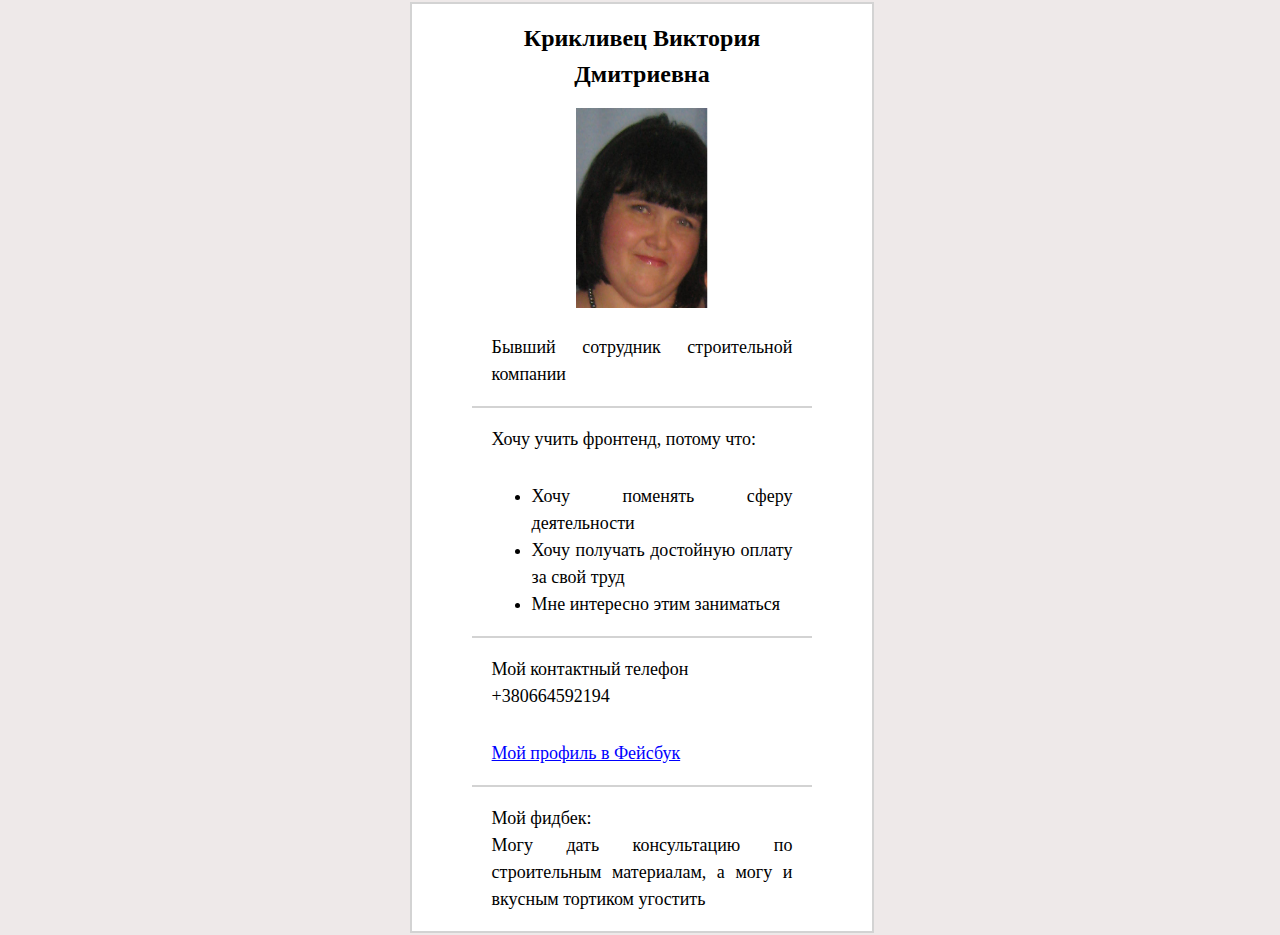
<file: HTML01-02/index.html>
<!DOCTYPE html>
  <html>
    <head>
    <title>MY First Homework</title>
    <meta charset="UTF-8">
    <link rel="stylesheet" href="css/style.css">
  </head>
  <body>
    <div class="page">
      <div class="block"> 
        <h1>Крикливец Виктория Дмитриевна</h1>
        <div class="photo">
          <img src="img/myphoto.png" alt="It's me">
        </div>
        <p>Бывший сотрудник строительной компании</p>
      </div>
      <div class="block">
        <p class="indented">Хочу учить фронтенд, потому что:</p>
        <ul>
          <li>Хочу поменять сферу деятельности</li>	
          <li>Хочу получать достойную оплату за свой труд</li>	
          <li>Мне интересно этим заниматься</li>	
        </ul>
      </div>
      <div class="block">
        <p class="indented">Мой контактный телефон<br>
          +380664592194
        </p>
        <p><a href="https://www.facebook.com/profile.php?id=100010665587984" target="_blank">Мой профиль в Фейсбук</a>
        </p>
      </div>
      <div class="last-block">
        <p>Мой фидбек:<br>
          Mогу дать консультацию по строительным материалам, а могу и вкусным тортиком угостить 
        </p>
      </div>	
    </div>
  </body>
</html>
</file>
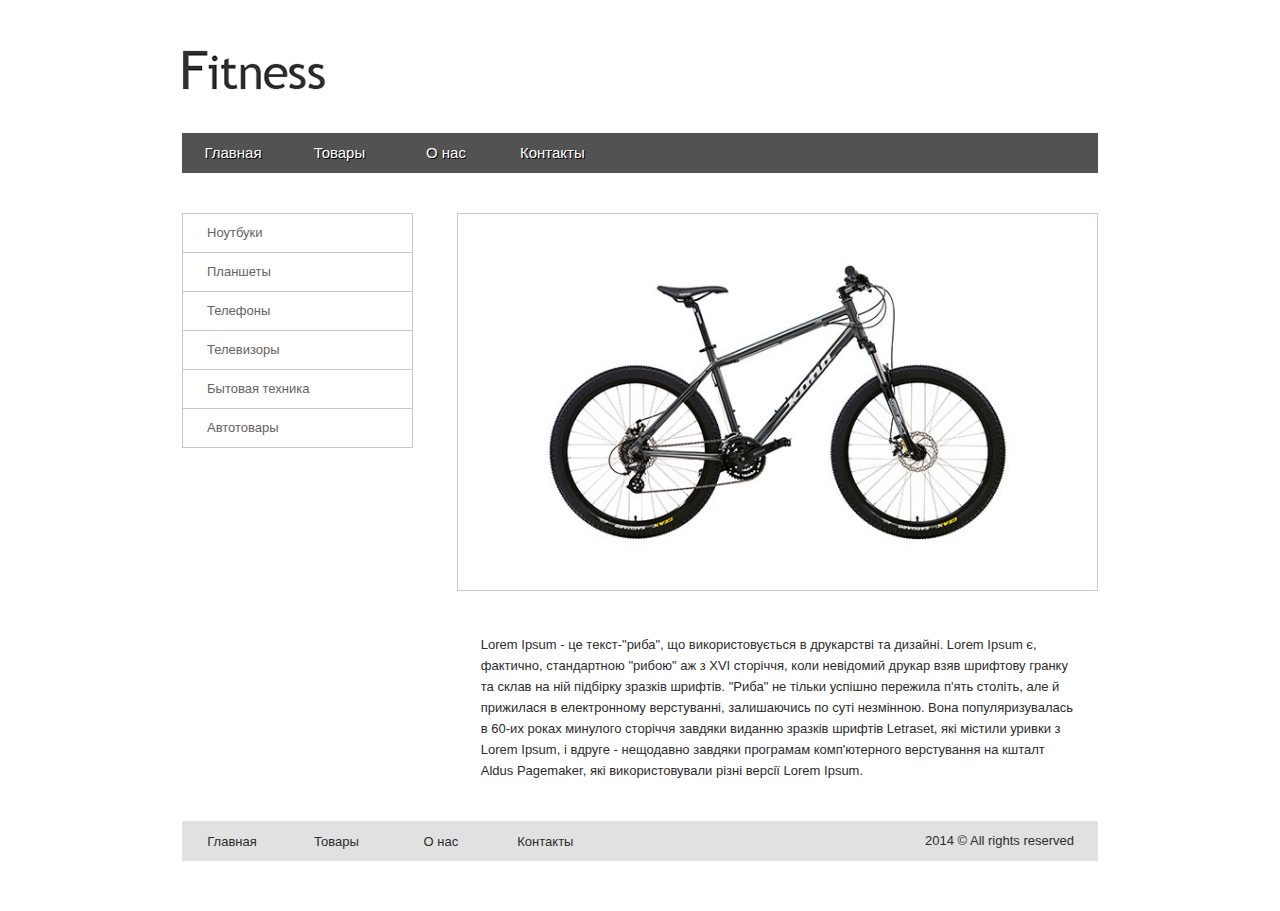
<file: HTML03/index.html>
<!DOCTYPE html>
<html>
  <head>
    <title>Макет Fitness</title>
    <meta charset="UTF-8">
    <link rel="stylesheet" href="css/reset.css">
    <link rel="stylesheet" href="css/style.css">	
  </head>
  <body>
    <header>
      <img src="img/logo.png" alt="Здесь логотип">
      <ul class="header-menu">
        <li><a href="#">Главная</a></li>
        <li><a href="#">Товары</a></li>
        <li><a href="#">О нас</a></li>
        <li><a href="#">Контакты</a></li>
      </ul>
    </header>
    <main>
      <div class="container clearfix">
        <div class="sidebar">
          <ul>
            <li><a href="#">Ноутбуки</a></li>
            <li><a href="#">Планшеты</a></li>
            <li><a href="#">Телефоны</a></li>
            <li><a href="#">Телевизоры</a></li>
             <li><a href="#">Бытовая техника</a></li>
            <li><a href="#">Автотовары</a></li>  	  	
          </ul>	
        </div>
        <div class="content">
          <img src="img/bike.jpg" alt="Велосипед" width="100%">
          <p class="descrip">Lorem Ipsum - це текст-"риба", що використовується в друкарстві та дизайні. Lorem Ipsum є, фактично, стандартною "рибою" аж з XVI сторіччя, коли невідомий друкар взяв шрифтову гранку та склав на ній підбірку зразків шрифтів. "Риба" не тільки успішно пережила п'ять століть, але й прижилася в електронному верстуванні, залишаючись по суті незмінною. Вона популяризувалась в 60-их роках минулого сторіччя завдяки виданню зразків шрифтів Letraset, які містили уривки з Lorem Ipsum, і вдруге - нещодавно завдяки програмам комп'ютерного  верстування на кшталт Aldus Pagemaker, які використовували різні версії Lorem Ipsum.
          </p>
        </div> 
      </div>
    </main>
    <footer>
   	  <div class="footer-menu">
        <ul>
          <li><a href="#">Главная</a></li>
          <li><a href="#">Товары</a></li>
          <li><a href="#">О нас</a></li>
          <li><a href="#">Контакты</a></li>
        </ul>
        <div class="copyr">2014 © All rights reserved</div>
      </div>       
    </footer>
  </body>
</html>
</file>
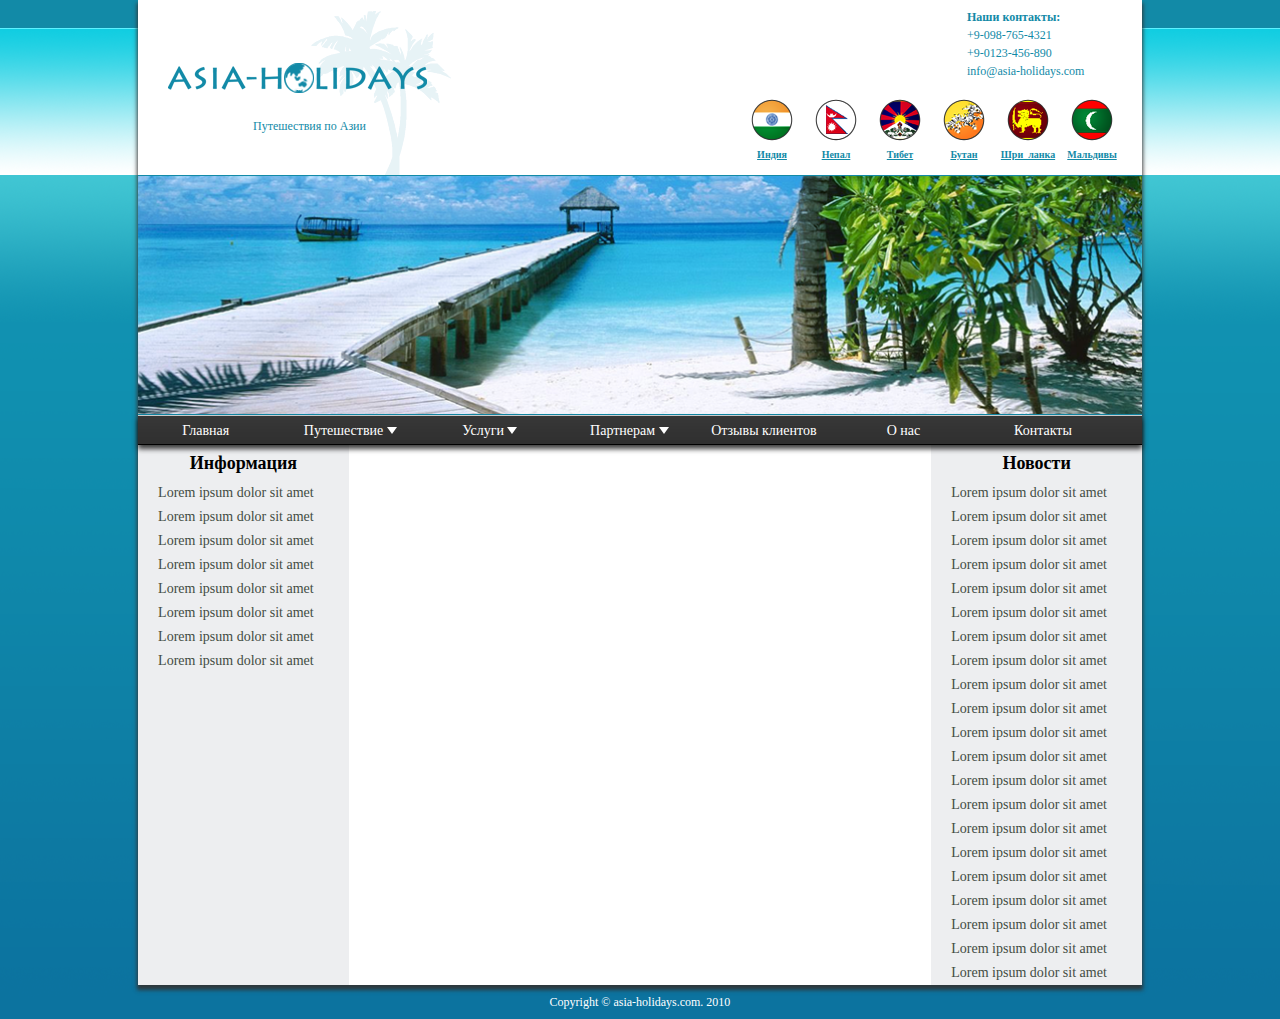
<file: HTML04/index.html>
<!DOCTYPE html>
  <html>
    <title>Макет Азия</title>
    <meta charset="UTF-8">
    <link rel="stylesheet" href="css/reset.css">
    <link rel="stylesheet" href="css/style.css">
  </head>
  <body>
    <div class="container">
      <header>
        <div class="container-header clearfix">
          <div class="left-block">
            <p>Путешествия по Азии</p>
          </div>
          <div class="right-block">
            <div class="contacts">
              <p class="topic">Наши контакты:</p>
              <p>+9-098-765-4321</p>
              <p>+9-0123-456-890</p>
              <p>info@asia-holidays.com</p>
            </div>
            <ul class="country">
              <li>
                <img src="img/i_flag.png" alt="Флаг Индии">
                <a href="#">Индия</a>
              </li>
              <li>
                <img src="img/n_flag.png" alt="Флаг Непала">
                <a href="#">Непал</a>
              </li>
              <li>
                <img src="img/t_flag.png" alt="Флаг Тибета">
                <a href="#">Тибет</a>
              </li>
              <li>
                <img src="img/b_flag.png" alt="ФлагБутана">
                <a href="#">Бутан</a>
              </li>
              <li>
                <img src="img/s_flag.png" alt="Флаг Шри-Ланки">
                <a href="#">Шри_ланка</a>
              </li>
              <li>
                <img src="img/m_flag.png" alt="Флаг Мальдивов">
                <a href="#">Мальдивы</a>
              </li>
            </ul>
          </div>
        </div>
      </header>
      <main>
        <img src="img/photo.png" alt="Фото пляжа">
        <ul class="main-menu">
          <li>
            <a href="#">Главная</a>
          </li>
          <li class="withsubm">
            <a href="#">Путешествие&nbsp</a>
            <ul class="submenu">
              <li>
                <a href="#">Путешествие 1</a>
              </li>
              <li>
                <a href="#">Путешествие 2</a>
              </li>
              <li>
                <a href="#">Путешествие 3</a>
              </li>  
              <li>
                <a href="#">Путешествие 4</a>
              </li>
              <li>
                <a href="#">Путешествие 5</a>
              </li>
              <li>
                <a href="#">Путешествие 6</a>
              </li>
            </ul>
          </li>
          <li class="withsubm">
            <a href="#">Услуги&nbsp</a>
            <ul class="submenu">
              <li>
                <a href="#">Пункт 1</a>
              </li>
              <li>
                <a href="#">Пункт 2</a>
              </li>
              <li>
                <a href="#">Пункт 3</a>
              </li>
              <li>
                <a href="#">Пункт 4</a>
              </li>
              <li>
                <a href="#">Пункт 5</a>
              </li>
              <li>
                <a href="#">Пункт 6</a>
              </li>
            </ul>
          </li>
          <li class="withsubm">
            <a href="#">Партнерам&nbsp</a>
            <ul class="submenu">
              <li>
                <a href="#">Пункт 1</a>
              </li>
              <li>
                <a href="#">Пункт 2</a>
              </li>
              <li>
                <a href="#">Пункт 3</a>
              </li>
              <li>
                <a href="#">Пункт 4</a>
              </li>
              <li>
                <a href="#">Пункт 5</a>
              </li>
              <li>
                <a href="#">Пункт 6</a>
              </li>
            </ul>
          </li>
          <li>
            <a href="#">Отзывы клиентов</a>
          </li>
          <li>
            <a href="#">О нас</a>
          </li>
          <li>
            <a href="#">Контакты</a>
          </li>
        </ul>
        <div class="container-main clearfix">
          <div class="right-fon">
            <div class="center-fon">
              <div class="left-fon">
                <div class="left-col">
                  <h2>Информация</h2>
                  <p> Lorem ipsum dolor sit amet Lorem ipsum dolor sit amet Lorem ipsum dolor sit amet Lorem ipsum dolor sit amet Lorem ipsum dolor sit amet Lorem ipsum dolor sit amet Lorem ipsum dolor sit amet Lorem ipsum dolor sit amet
                  </p>
                </div>
                <div class="center-col">
                  <p></p>
                </div>
                <div class="right-col">
                  <h2>Новости</h2>
                  <p> Lorem ipsum dolor sit amet Lorem ipsum dolor sit amet Lorem ipsum dolor sit amet Lorem ipsum dolor sit amet Lorem ipsum dolor sit amet Lorem ipsum dolor sit amet Lorem ipsum dolor sit amet Lorem ipsum dolor sit amet Lorem ipsum dolor sit amet Lorem ipsum dolor sit amet Lorem ipsum dolor sit amet Lorem ipsum dolor sit amet Lorem ipsum dolor sit amet Lorem ipsum dolor sit amet Lorem ipsum dolor sit amet Lorem ipsum dolor sit amet Lorem ipsum dolor sit amet Lorem ipsum dolor sit amet Lorem ipsum dolor sit amet Lorem ipsum dolor sit amet Lorem ipsum dolor sit amet
                  </p>
                </div>
              </div>
            </div>
          </div>
        </div>
      </main>
    </div>
    <footer>
      <p>Copyright&nbsp&copy asia-holidays.com. 2010</p>
    </footer>
  </body>
</html>
</file>
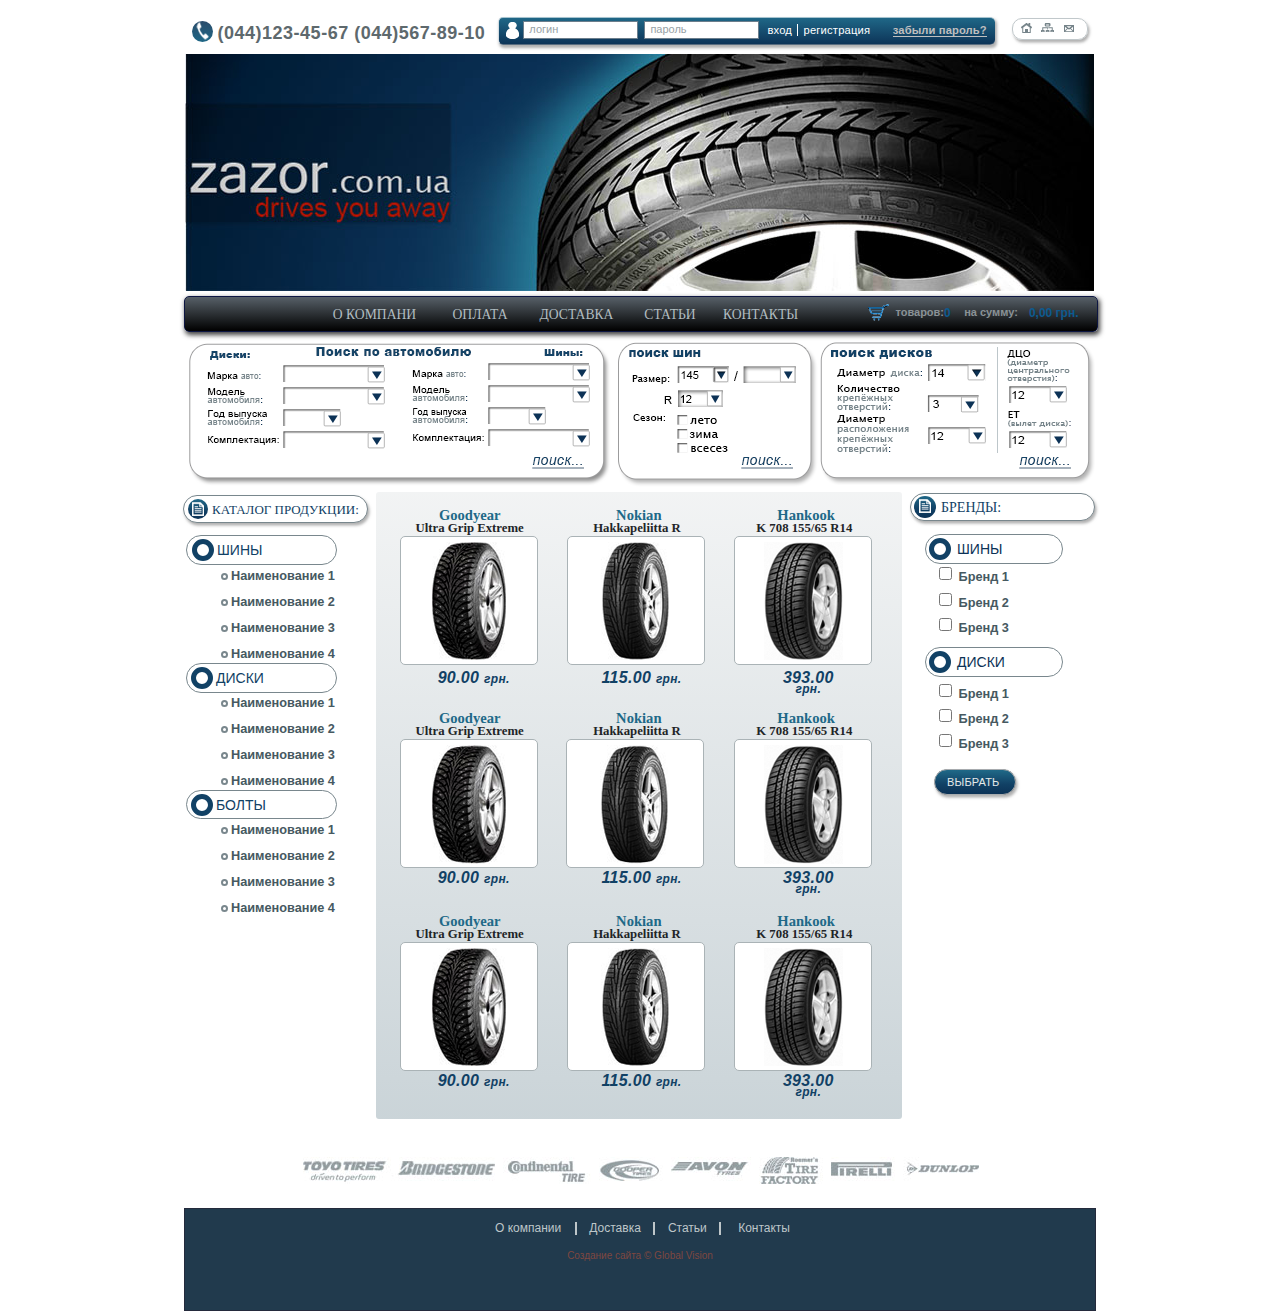
<file: HTML06/index.html>
<!DOCTYPE html>
<html>
  <head>
    <title>Макет Zazor</title>
    <meta charset="UTF-8">
    <link rel="stylesheet" href="css/reset.css">
    <link rel="stylesheet" href="css/style.css">
  </head>
  <body>
    <div class="container">
      <header>
        <div class="first-line">
          <div class="phone">
            <div class="icon-phone">
              <img src="img/phone.png" alt="">
            </div>
            <span class="phone-text">(044)123-45-67 (044)567-89-10 </span>
          </div>
          <div class="authoriz">
            <form action="#" name="form-auth" method="POST">
              <div class="authoriz-icon">
                <img src="img/author.png" alt="">
              </div>      	    
              <input type="text" name="login" placeholder="логин" required="">
              <input type="password" name="passw" placeholder="пароль" required="">
              <input type="submit" value="вход">
            </form>
          <a href="#">регистрация</a>
            <a href="#">забыли пароль?</a>
          </div>
          <div class="navi-site">
            <a href="#"><img src="img/home.png"></a>
            <a href="#"><img src="img/map.png"></a>
            <a href="#"><img src="img/letter.png"></a>
          </div>
        </div>
        <div class="logo-img">
          <a href="#"></a>
        </div>
        <div class="menu">
          <nav class="nav-menu">
            <a href="#">О КОМПАНИ </a>
            <a href="#">ОПЛАТА</a>
            <a href="#">ДОСТАВКА</a>
            <a href="#">СТАТЬИ</a>
            <a href="#">КОНТАКТЫ</a>
          </nav>
          <div class="basket">
            <a href="#"><img src="img/basket.png"></a>
            <span class="text">товаров:</span><!--
         --><span class="number">0</span>
            <span class="text">на сумму:  </span>
            <span class="sum">0,00 грн.</span>
          </div>
        </div>
      </header>
      <main>
        <section class="catalog">
          <div class="head-menu-kat">
            <div class="icon-copy">
              <a href="#"><img src="img/copy.png"></a>
            </div>
            <span>КАТАЛОГ ПРОДУКЦИИ:</span>
          </div>
          <div class="group-tires">
            <div class="group-head">
              <div class="icon-ring"></div>
              <span>ШИНЫ</span>
            </div>
            <nav class="tires">
              <a href="#">Наименование 1</a>
              <a href="#">Наименование 2</a>
              <a href="#">Наименование 3</a>
              <a href="#">Наименование 4</a>
            </nav>
          </div>
          <div class="group-disks">
            <div class="group-head">
              <div class="icon-ring-db"></div>
              <span>ДИСКИ</span>
             </div>
            <nav class="disks">
              <a href="#">Наименование 1</a>
              <a href="#">Наименование 2</a>
              <a href="#">Наименование 3</a>
              <a href="#">Наименование 4</a>
            </nav>
          </div>
          <div class="group-bolts">
            <div class="group-headb">
              <div class="icon-ring-db"></div>
              <span>БОЛТЫ</span>
            </div>
            <nav class="bolts">
              <a href="#">Наименование 1</a>
              <a href="#">Наименование 2</a>
              <a href="#">Наименование 3</a>
              <a href="#">Наименование 4</a>
            </nav>
          </div>
        </section>
        <div class="showcase">
          <div class="firstcol firstline">
            <a href="#">
              <p class="name">
                <span class="name-brend">Goodyear</span>
                <br>
                <span class="model">Ultra Grip Extreme</span>
              </p>
              <div class="image">
                <img src="img/01.png" alt="">
              </div>
              <p class="price">
                <span>90.00 </span>
                <span class="currency">грн.</span>
              </p>
            </a>            
          </div>
          <div class="secondcol firstline">
            <a href="#">
            <p class="name">
              <span class="name-brend">&nbspNokian</span>
              <br>
              <span class="model">Hakkapeliitta R</span>
            </p>
            <div class="image">
              <img src="img/02.png" alt="">
            </div>
            <p class="price">
              <span>115.00 </span>
              <span class="currency">грн.</span>
            </p>
            </a>
          </div>
          <div class="thirdcol firstline">
            <a href="#">
              <p class="name">
                <span class="name-brend">&nbspHankook</span>
                <br>
                <span class="model">K 708 155/65 R14</span>
              </p>
              <div class="image">
                <img src="img/03.png" alt="">
              </div>
              <p class="price">
                <span>393.00 </span>
                <span class="currency">грн.</span>
              </p>
            </a>
          </div>
          <div class="firstcol secondline">
            <a href="#">
              <p class="name">
                <span class="name-brend">Goodyear</span>
                <br>
                <span class="model">Ultra Grip Extreme</span>
              </p>
              <div class="image">
                <img src="img/04.png" alt="">
              </div>
              <p class="price">
                <span>90.00 </span>
                <span class="currency">грн.</span>
              </p>
            </a>
          </div>
          <div class="secondcol secondline">
            <a href="#">
              <p class="name">
                <span class="name-brend">&nbspNokian</span>
                <br>
                <span class="model">Hakkapeliitta R</span>
              </p>
              <div class="image">
                <img src="img/05.png" alt="">
              </div>
              <p class="price">
                <span>115.00 </span>
                <span class="currency">грн.</span>
              </p>
            </a>
          </div>
          <div class="thirdcol secondline">
            <a href="#">
              <p class="name">
                <span class="name-brend">&nbspHankook</span>
                <br>
                <span class="model">K 708 155/65 R14</span>
              </p>
              <div class="image">
                <img src="img/06.png" alt="">
              </div>
              <p class="price">
                <span>393.00 </span>
                <span class="currency">грн.</span>
              </p>
            </a>
          </div>
          <div class="firstcol thirdline">
            <a href="#">
              <p class="name">
                <span class="name-brend">Goodyear</span>
                <br>
                <span class="model">Ultra Grip Extreme</span>
              </p>
              <div class="image">
                <img src="img/07.png" alt="">
              </div>
              <p class="price">
                <span>90.00 </span>
                <span class="currency">грн.</span>
              </p>
            </a>
          </div>
          <div class="secondcol thirdline">
            <a href="#">
              <p class="name">
                <span class="name-brend">&nbspNokian</span>
                <br>
                <span class="model">Hakkapeliitta R</span>
              </p>
              <div class="image">
                <img src="img/08.png" alt="">
              </div>
              <p class="price">
                <span>115.00 </span>
                <span class="currency">грн.</span>
              </p>
            </a>
          </div>
          <div class="thirdcol thirdline">
            <a href="#">
              <p class="name">
                <span class="name-brend">&nbspHankook</span>
                <br>
                <span class="model">K 708 155/65 R14</span>
              </p>
              <div class="image">
                <img src="img/09.png" alt="">
              </div>
              <p class="price">
                <span>393.00 </span>
                <span class="currency">грн.</span>
              </p>
            </a>
          </div>
        </div>
        <section class="brand">
          <form action="#" name="form-rec" method="POST">
          <div class="head-menu-brend">
            <div class="icon-copy-b">
              <a href="#"><img src="img/copy.png"></a>
            </div>
            <span>БРЕНДЫ:</span>
          </div>
          <div class="brend-head">
            <div class="icon-ring-b"></div>
            <span>ШИНЫ</span>
          </div>
          <div class="checkbox1">
            <input type="checkbox" id="brend1">
            <label for="brend1">Бренд 1</label>
          </div>
          <div class="checkbox1">
            <input type="checkbox" id="brend2">
            <label for="brend2">Бренд 2</label>
          </div>
          <div class="checkbox1">
            <input type="checkbox" id="brend3">
            <label for="brend3">Бренд 3</label>
          </div>
          <div class="brend-head" id="disk">
            <div class="icon-ring-b"></div>
            <span>ДИСКИ</span>
          </div>
          <div class="checkbox2">
            <input type="checkbox" id="brend4">
            <label for="brend4">Бренд 1</label>
          </div>
          <div class="checkbox2">
            <input type="checkbox" id="brend5">
            <label for="brend5">Бренд 2</label>
          </div>
          <div class="checkbox2">
            <input type="checkbox" id="brend6">
            <label for="brend6">Бренд 3</label>
          </div>
          <input type="submit" value="ВЫБРАТЬ">
          </form>
        </section>
      </main>
      <aside class="brand-logo">
        <a href="#"><img src="img/brandlogo.jpg"></a>
      </aside>       
      <footer>
        <ul class="footer-menu">
          <li><a href="#">О компании</a></li>
          <li><a href="#">Доставка</a></li>
          <li><a href="#">Статьи</a></li>
          <li><a href="#">Контакты</a></li>          
        </ul>
        <p>Создание сайта © Global Vision</p>
      </footer>
    </div>
  </body>
</html>
</file>
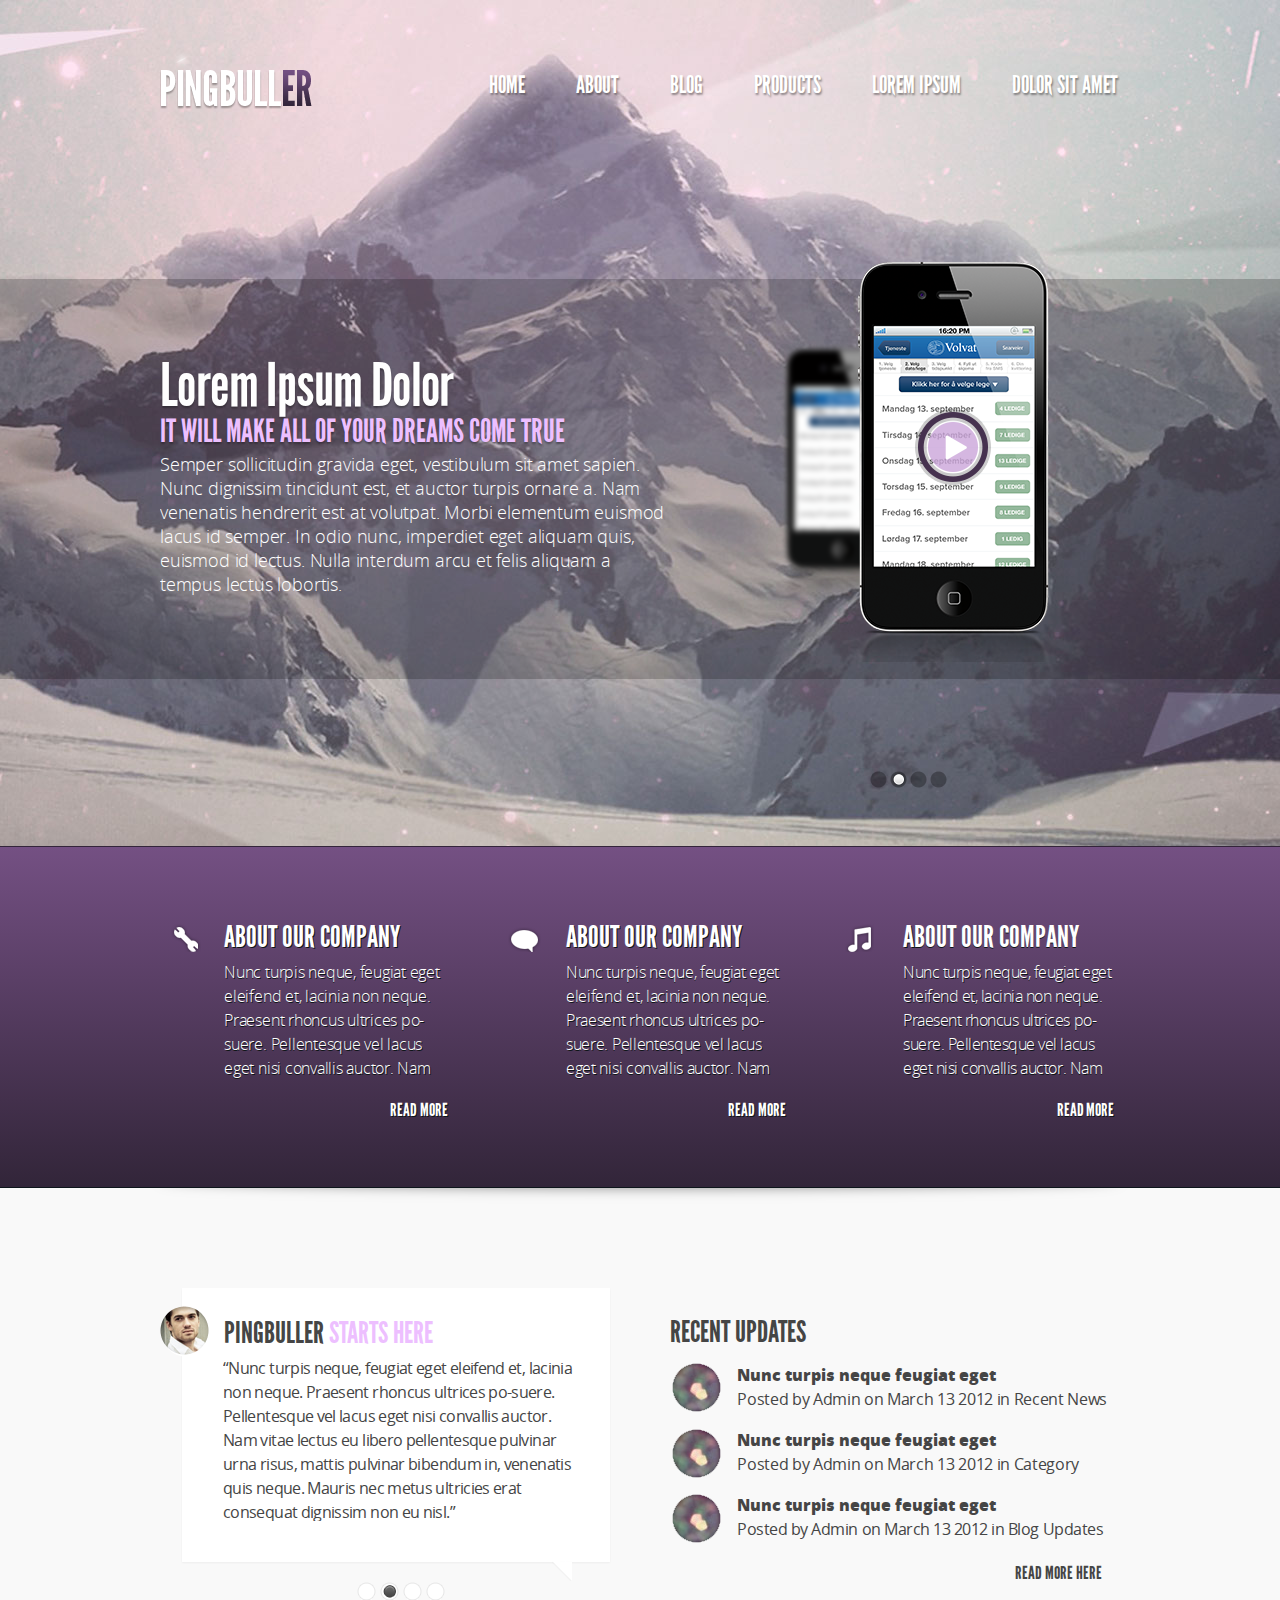
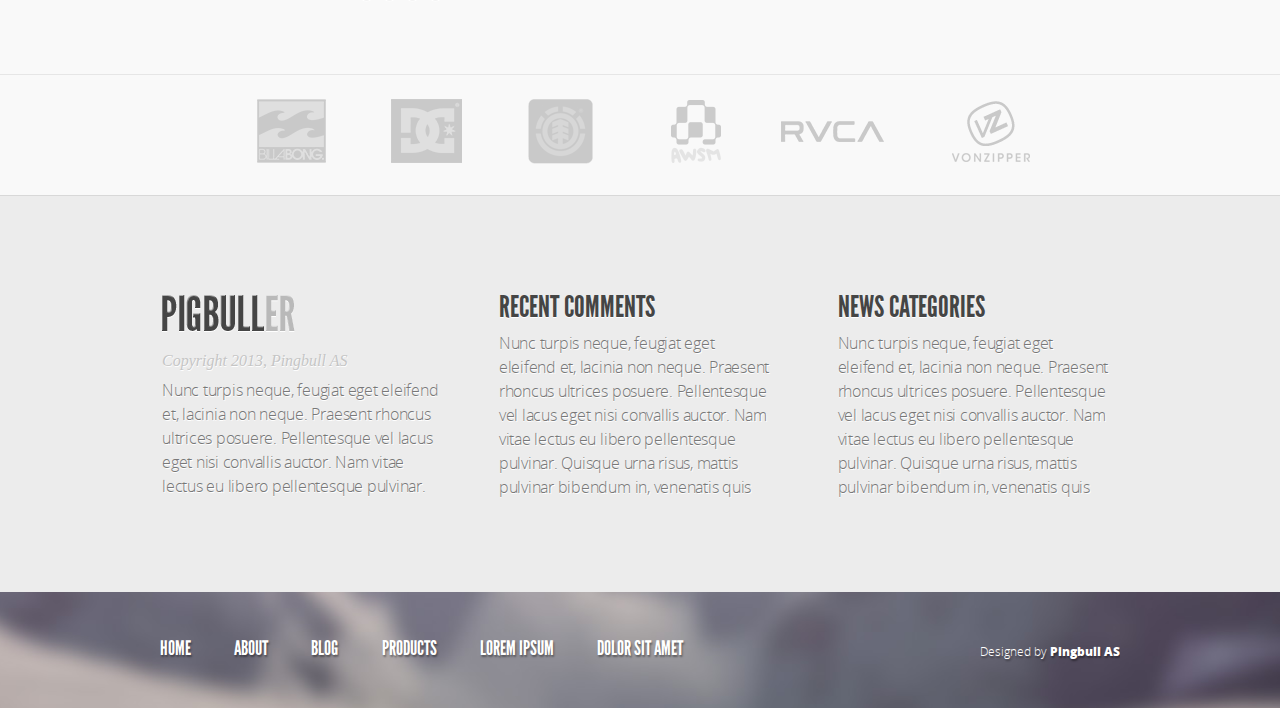
<file: HTML07/index.html>
<!DOCTYPE html>
<html lang="en">
<html>
  <head>
    <meta charset="UTF-8">
    <meta name="viewport" content="width=device-width, initial-scale=1.0">  
    <title>Макет Pingbuller</title>
    <link rel="stylesheet" href="css/reset.css">
    <link rel="stylesheet" href="css/style.css">
  </head>
  <body>
    <header class="header">
      <div class="container">
        <div class="header__navig">
          <a href="#" class="header__logo">
            <img src="img/logo-header.png" class="header__img" alt="Pingbuller logo"></a>
         	<nav class="header__menu">
              <a href="#" class="header__menu__home">Home</a>
           	  <ul class="header__menu__block">
          	    <li class="header__menu__item header__menu__item--first">
          	      <a href="#" class="header__menu__link">Home</a>
        	      </li>
        	      <li class="header__menu__item">
        	        <a href="#" class="header__menu__link">About</a>
          	    </li>
          	    <li class="header__menu__item">
          	      <a href="#" class="header__menu__link">Blog</a>
         	      </li>
       	        <li class="header__menu__item">
       	          <a href="#" class="header__menu__link">Products</a>
       	        </li>
         	      <li class="header__menu__item">
         	        <a href="#" class="header__menu__link">Lorem Ipsum</a>
                </li>
        	      <li class="header__menu__item header__menu__item--last">
        	        <a href="#" class="header__menu__link">Dolor Sit Amet</a>
       	        </li>
       	      </ul>
       	  </nav>
        </div>
      </div> 
      <div class="slider clearfix">
        <div class="container container--slider">
          <div class="slider__description">
            <h2 class="slider__description__h2">Lorem Ipsum Dolor</h2>
            <h3 class="slider__description__h3">IT WILL MAKE ALL OF YOUR DREAMS COME <span class="true">TRUE</span></h3>
            <p class="slider__description__text">Semper sollicitudin gravida eget, vestibulum sit amet sapien. Nunc dignissim tincidunt est, et auctor turpis ornare a. Nam venenatis hendrerit est at volutpat. Morbi elementum euismod lacus id semper. In odio nunc, imperdiet eget aliquam quis, euismod id lectus. Nulla interdum arcu et felis aliquam a tempus lectus lobortis.</p>
          </div>
          <div class="slider__img">
              <img src="img/iphone-blur.png"  alt="" class="slider__image--1">
              <img src="img/iphone4.png"  alt="" class="slider__image--2">
          	  <a href="#"><img src="img/play.png"  alt="" class="slider__image--3"></a>
          </div>
        </div>
        <div class="container container--slider-navig">
          <div class="slider__navigation">
            <input type="radio" name="slider" id="slid1">
            <input type="radio" name="slider" id="slid2" checked>
            <input type="radio" name="slider" id="slid3">
            <input type="radio" name="slider" id="slid4">
            <label class="radio-buttton" id="sl1" for="slid1"></label>
            <label class="radio-buttton slider--aktiv" id="sl2" for="slid2"></label>
            <label class="radio-buttton" id="sl3" for="slid3"></label>
            <label class="radio-buttton" id="sl4" for="slid4"></label>
          </div>
        </div>
      </div>
    </header>
    <div class="about">
      <div class="container container--about">
          <section class="about__section">
            <h3 class="about__h3">ABOUT OUR COMPANY</h3>
            <p class="about__text">Nunc turpis neque, feugiat eget eleifend et, lacinia non neque. Praesent rhoncus ultrices po-suere. Pellentesque vel lacus eget nisi convallis auctor. Nam</p>
            <div class="about__more">
              <a href="#" class="about__link">READ MORE</a>
            </div>
          </section>
          <section class="about__section about__section--second">
            <h3 class="about__h3 about__h3--2">ABOUT OUR COMPANY</h3>
            <p class="about__text about__text--second">Nunc turpis neque, feugiat eget eleifend et, lacinia non neque. Praesent rhoncus ultrices po-suere. Pellentesque vel lacus eget nisi convallis auctor. Nam</p>
            <div class="about__more">
              <a href="#" class="about__link">READ MORE</a>
            </div>
          </section>
          <section class="about__section about__section--third">
            <h3 class="about__h3 about__h3--3">ABOUT OUR COMPANY</h3>
            <p class="about__text about__text--third ">Nunc turpis neque, feugiat eget eleifend et, lacinia non neque.  Praesent rhoncus ultrices po-suere. Pellentesque vel lacus eget nisi convallis auctor. Nam</p>
            <div class="about__more about__more--last">
              <a href="#" class="about__link">READ MORE</a>
            </div>
          </section>
      </div>
    </div>
    <div class="posts">
      <div class="container container--posts">
        <section class="post__testimonials">
          <div class="post__testimonials-box">
            <img src="img/men.png" alt="" class="posts__foto">
            <h3 class="posts__h3">
             <span>PingbulLer</span>
             <a href="#" class="posts__link-h3"> starts here</a>
            </h3>
            <p class="posts__testimonials-box__text"><span class="posts__wrap">“Nunc turpis neque, feugiat eget eleifend et, lacinia non neque. Praesent rhoncus ultrices po-suere. Pellentesque vel lacus eget nisi convallis auctor. Nam vitae lectus eu libero pellentesque pulvinar urna risus, mattis pulvinar bibendum in, venenatis quis neque. Mauris nec metus ultricies erat consequat dignissim non eu nisl.”</span></p>
          </div>
          <div class="posts__testimonials-navig">
            <input type="radio" name="testimonials" id="slid12">
            <input type="radio" name="testimonials" id="slid22" checked>
            <input type="radio" name="testimonials" id="slid32">
            <input type="radio" name="testimonials" id="slid42">
            <label class="radio-buttton radio-buttton--testimonials" id="sl12" for="slid12"></label>
            <label class="radio-buttton radio-buttton--testimonials testimonials--active" id="sl22" for="slid22"></label>
            <label class="radio-buttton radio-buttton--testimonials" id="sl32" for="slid32"></label>
            <label class="radio-buttton radio-buttton--testimonials" id="sl42" for="slid42"></label>
          </div>
        </section>
        <section class="posts__blog">
          <h3 class="posts__h3 posts__h3--blog">RECENT UPDATES</h3>
          <div class="posts__blog__item">
            <img src="img/photo-1.png" alt="" class="posts__blog__foto posts__blog__foto--1">
            <p class="posts__blog__theme">
              <a href="#" class="posts__blog__link">Nunc turpis neque feugiat eget</a>
            </p>
            <p class="posts__blog__date">Posted by Admin on March 13 2012 in Recent News</p>
          </div>
          <div class="posts__blog__item posts__blog__item--2">
            <img src="img/photo-1.png" alt="" class="posts__blog__foto">
            <p class="posts__blog__theme">
              <a href="#" class="posts__blog__link">Nunc turpis neque feugiat eget</a>
            </p>
            <p class="posts__blog__date">Posted by Admin on March 13 2012 in Category</p>
          </div>
          <div class="posts__blog__item posts__blog__item--3">
            <img src="img/photo-1.png" alt="" class="posts__blog__foto">
            <p class="posts__blog__theme">
              <a href="#" class="posts__blog__link">Nunc turpis neque feugiat eget</a>
            </p>
            <p class="posts__blog__date posts__blog__date--3">Posted by Admin on March 13 2012 in Blog Updates</p>
          </div>
          <div class="posts__more">
            <a href="#" class="posts__link posts__link--size-960">READ MORE HERE</a>
            <a href="#" class="posts__link posts__link--size-other">MORE BLOG POSTS</a>
          </div>
        </section>
      </div>
    </div>
    <div class="partners">
      <section class="container container--partners">
        <div class="partners__images">
        <a href="" class="partners__images__link">
           <img src="img/plogo1.png" alt="" >
        </a>
        <a href="" class="partners__images__link">
          <img src="img/plogo2.png" alt="">
        </a>
        <a href="" class="partners__images__link partners__images__link--320">
          <img src="img/plogo3.png" alt="">
        </a>
        <a href="" class="partners__images__link partners__images__link--480-1 partners__images__link--320">
          <img src="img/plogo4.png" alt="">
        </a>
        <a href="" class="partners__images__link partners__images__link--480-2">
          <img src="img/plogo5.png" alt="">
        </a>
        <a href="" class="partners__images__link partners__images__link--last">
          <img src="img/plogo6.png" alt="">
        </a>
        </div>
      </section>
    </div> 
 
    <footer>
      <div class="categories">
        <div class="container container--categories">
          <section class="categories__item categories__item--logo">
            <a href="#"><img src="img/logo-footer.png" alt="Pingbuller"></a>
            <p class="categories__copyright">
              Copyright 2013, Pingbull AS
            </p>
            <p class="categories__text">
              Nunc turpis neque, feugiat eget eleifend et, lacinia non neque. Praesent rhoncus ultrices posuere. Pellentesque vel lacus eget nisi convallis auctor. Nam vitae lectus eu  libero pellentesque pulvinar. Quisque urna risus, mattis pulvinar bibendum in, venenatis quis neque. Mauris nec metus ultricies erat consequat dignissim non eu nisl. Quisque libero tellus, pharetra et eleifend id, interdum elementum arcu. Suspendisse quis mauris non ligula rutrum faucibus eu quis odio. Phasellus eu lobortis odio. In hac habitasse platea dictumst. Proin vestibulum turpis at mauris aliquam non euismod lorem euismod. Aenean dapibus ultricies enim, eget vulputate leo feugiat non.
            </p>
          </section>
          <section class="categories__item categories__item--recent">
            <p class="categories__h3">
              <a href="#" class="categories__link">RECENT COMMENTS</a>
            </p>
            <p class="categories__text">
              Nunc turpis neque, feugiat eget eleifend et, lacinia non neque. Praesent rhoncus ultrices posuere. Pellentesque vel lacus eget nisi convallis auctor. Nam vitae lectus eu libero pellentesque pulvinar. Quisque urna risus, mattis pulvinar bibendum in, venenatis quis neque. Mauris nec metus ultricies erat consequat dignissim non eu nisl. Quisque libero tellus, pharetra et eleifend id, interdum elementum arcu. Suspendisse quis mauris non ligula rutrum faucibus eu quis odio. Phasellus eu lobortis odio. In hac habitasse platea dictumst. Proin vestibulum turpis at mauris aliquam non euismod lorem euismod. Aenean dapibus ultricies enim, eget vulputate leo feugiat non.
            </p>          
          </section>
          <section class="categories__item categories__item--news">
            <p class="categories__h3">
              <a href="#" class="categories__link">NEWS CATEGORIES</a>
            </p>
            <p class="categories__text">
              Nunc turpis neque, feugiat eget eleifend et, lacinia non neque. Praesent rhoncus ultrices posuere. Pellentesque vel lacus eget nisi convallis auctor. Nam vitae lectus eu libero pellentesque pulvinar. Quisque urna risus, mattis pulvinar bibendum in, venenatis quis neque. Mauris nec metus ultricies erat consequat dignissim non eu nisl. Quisque libero tellus, pharetra et eleifend id, interdum elementum arcu. Suspendisse quis mauris non ligula rutrum faucibus eu quis odio. Phasellus eu lobortis odio. In hac habitasse platea dictumst. Proin vestibulum turpis at mauris aliquam non euismod lorem euismod. Aenean dapibus ultricies enim, eget vulputate leo feugiat non.
            </p>          
          </section>   
          <section class="categories__item categories__item--news-othersize">
            <p class="categories__h3">
              <a href="#" class="categories__link">NEWS CATEGORIES</a>
            </p>
            <p class="categories__text">
              Nunc turpis neque, feugiat eget eleifend et, lacinia non neque. Praesent rhoncus ultrices posuere. Pellentesque vel lacus eget nisi convallis auctor. Nam vitae lectus eu libero pellentesque pulvinar. Quisque urna risus, mattis pulvinar bibendum in, venenatis quis neque. Mauris nec metus ultricies erat consequat dignissim non eu nisl. Quisque libero tellus, pharetra et eleifend id, interdum elementum arcu. Suspendisse quis mauris non ligula rutrum faucibus eu quis odio. Phasellus eu lobortis odio. In hac habitasse platea dictumst. Proin vestibulum turpis at mauris aliquam non euismod lorem euismod. Aenean dapibus ultricies enim, eget vulputate leo feugiat non.
            </p>          
          </section>
          <section class="categories__item categories__item--news-othersize categories__item--news-othersize--last">
            <p class="categories__h3">
              <a href="#" class="categories__link">NEWS CATEGORIES</a>
            </p>
            <p class="categories__text">
              Nunc turpis neque, feugiat eget eleifend et, lacinia non neque. Praesent rhoncus ultrices posuere. Pellentesque vel lacus eget nisi convallis auctor. Nam vitae lectus eu libero pellentesque pulvinar. Quisque urna risus, mattis pulvinar bibendum in, venenatis quis neque. Mauris nec metus ultricies erat consequat dignissim non eu nisl. Quisque libero tellus, pharetra et eleifend id, interdum elementum arcu. Suspendisse quis mauris non ligula rutrum faucibus eu quis odio. Phasellus eu lobortis odio. In hac habitasse platea dictumst. Proin vestibulum turpis at mauris aliquam non euismod lorem euismod. Aenean dapibus ultricies enim, eget vulputate leo feugiat non.
            </p>          
          </section>                        
        </div>
      </div>
      <div class="footer-bg">
        <div class="container container--footer">
          <nav class="footer-nav">
            <ul class="footer-menu clearfix">
              <li class="footer-menu__item">
                <a href="#" class="footer-menu__item__link">Home</a>
              </li>
              <li class="footer-menu__item">
                <a href="#" class=" footer-menu__item__link">About</a>
              </li>
              <li class="footer-menu__item">
                <a href="#" class="footer-menu__item__link">Blog</a>
              </li>
              <li class="footer-menu__item">
                <a href="#" class="footer-menu__item__link">Products</a>
              </li>
              <li class="footer-menu__item">
                <a href="#" class="footer-menu__item__link">Lorem Ipsum</a>
              </li>
              <li class="footer-menu__item footer-last">
                <a href="#" class="footer-menu__item__link">Dolor Sit Amet</a>
              </li>
            </ul>
          </nav>
          <p class="design clearfix">Designed by <span class="name"> Pingbull AS</span></p>
        </div>
      </div>
    </footer>
  </body> 
</html>
</file>
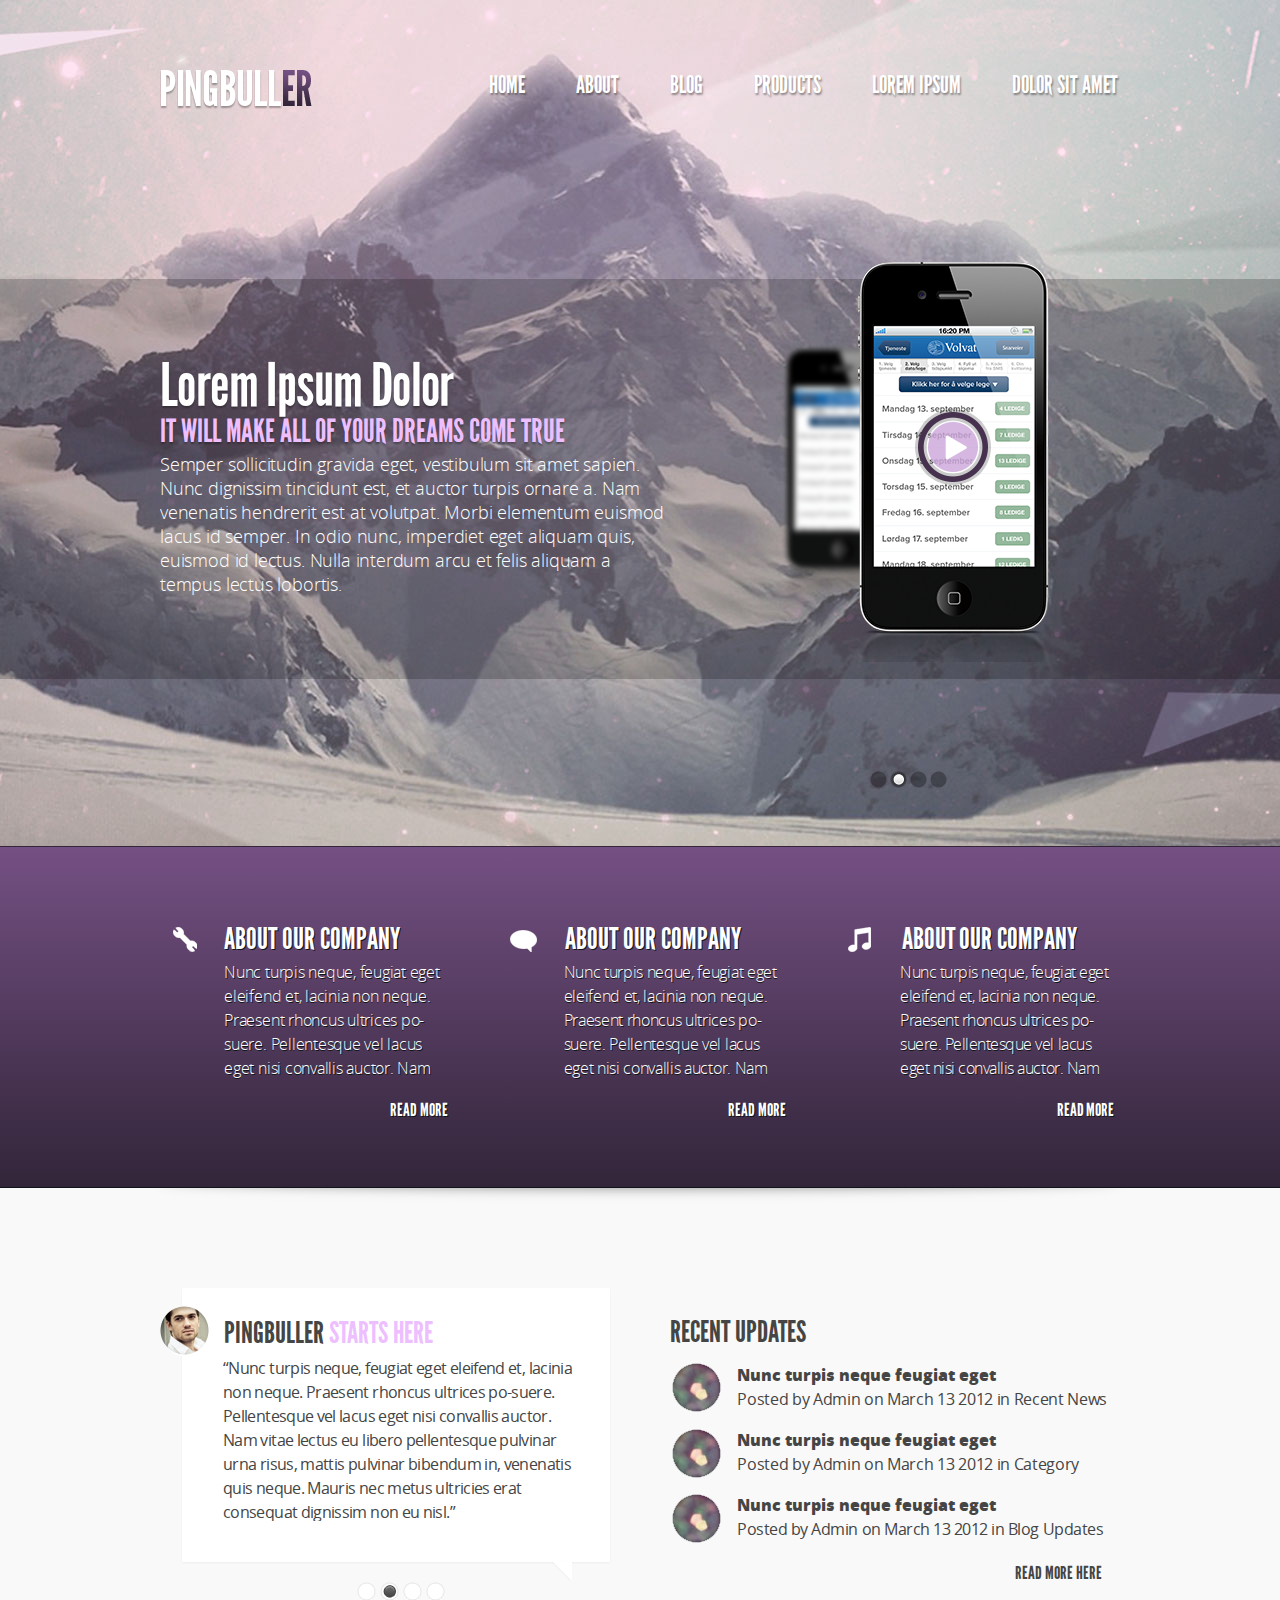
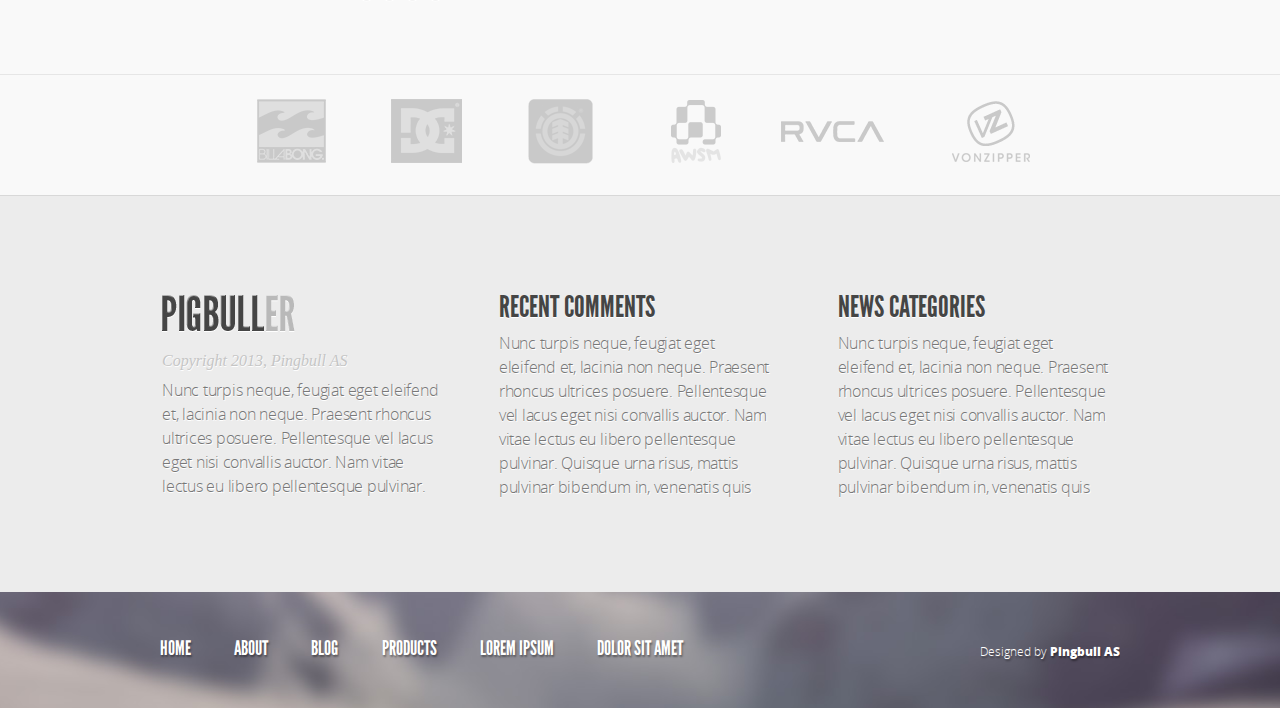
<file: HTML09/index.html>
<!DOCTYPE html>
<html lang="en">
<html>
  <head>
    <meta charset="UTF-8">
    <meta name="viewport" content="width=device-width, initial-scale=1.0">  
    <title>Макет Pingbuller</title>
    <link rel="stylesheet" href="css/reset.css">
    <link rel="stylesheet" href="css/style.css">
    <!--[if lt IE 9]>
      <script src="https://oss.maxcdn.com/html5shiv/3.7.2/html5shiv.min.js"></script>
      <script src="script/css3-mediaqueries.js"></script>
      <script src="script/nwmatcher.js"></script>
      <script src="script/selectivizr.js"></script>
    <![endif]-->
    <!--[if lt IE 9]>
      <link rel="stylesheet" href="css/navie8.css">
    <![endif]--> 
  </head>
  <body>
    <header class="header">
      <div class="container">
        <div class="header__navig">
          <a href="#" class="header__logo">
            <img src="img/logo-header.png" class="header__img" alt="Pingbuller logo"></a>
         	<nav class="header__menu">
              <a href="#" class="header__menu__home">Home</a>
           	  <ul class="header__menu__block">
          	    <li class="header__menu__item header__menu__item--first">
          	      <a href="#" class="header__menu__link">Home</a>
        	      </li>
        	      <li class="header__menu__item">
        	        <a href="#" class="header__menu__link">About</a>
          	    </li>
          	    <li class="header__menu__item">
          	      <a href="#" class="header__menu__link">Blog</a>
         	      </li>
       	        <li class="header__menu__item">
       	          <a href="#" class="header__menu__link">Products</a>
       	        </li>
         	      <li class="header__menu__item">
         	        <a href="#" class="header__menu__link">Lorem Ipsum</a>
                </li>
        	      <li class="header__menu__item header__menu__item--last">
        	        <a href="#" class="header__menu__link">Dolor Sit Amet</a>
       	        </li>
       	      </ul>
       	  </nav>
        </div>
      </div> 
      <div class="slider clearfix">
        <div class="container container--slider">
          <div class="slider__description">
            <h2 class="slider__description__h2">Lorem Ipsum Dolor</h2>
            <h3 class="slider__description__h3">IT WILL MAKE ALL OF YOUR DREAMS COME <span class="true">TRUE</span></h3>
            <p class="slider__description__text">Semper sollicitudin gravida eget, vestibulum sit amet sapien. Nunc dignissim tincidunt est, et auctor turpis ornare a. Nam venenatis hendrerit est at volutpat. Morbi elementum euismod lacus id semper. In odio nunc, imperdiet eget aliquam quis, euismod id lectus. Nulla interdum arcu et felis aliquam a tempus lectus lobortis.</p>
          </div>
          <div class="slider__img">
              <img src="img/iphone-blur.png"  alt="" class="slider__image--1">
              <img src="img/iphone4.png"  alt="" class="slider__image--2">
          	  <a href="#"><img src="img/play.png"  alt="" class="slider__image--3"></a>
          </div>
        </div>
        <div class="container container--slider-navig">
          <div class="slider__navigation">
            <input type="radio" name="slider" id="slid1">
            <input type="radio" name="slider" id="slid2" checked>
            <input type="radio" name="slider" id="slid3">
            <input type="radio" name="slider" id="slid4">
            <label class="radio-buttton" id="sl1" for="slid1"></label>
            <label class="radio-buttton slider--aktiv" id="sl2" for="slid2"></label>
            <label class="radio-buttton" id="sl3" for="slid3"></label>
            <label class="radio-buttton" id="sl4" for="slid4"></label>
          </div>
        </div>
      </div>
    </header>
    <div class="about">
      <div class="container container--about">
          <section class="about__section">
            <h3 class="about__h3">ABOUT OUR COMPANY</h3>
            <p class="about__text">Nunc turpis neque, feugiat eget eleifend et, lacinia non neque. Praesent rhoncus ultrices po-suere. Pellentesque vel lacus eget nisi convallis auctor. Nam</p>
            <div class="about__more">
              <a href="#" class="about__link">READ MORE</a>
            </div>
          </section>
          <section class="about__section about__section--second">
            <h3 class="about__h3 about__h3--2">ABOUT OUR COMPANY</h3>
            <p class="about__text about__text--second">Nunc turpis neque, feugiat eget eleifend et, lacinia non neque. Praesent rhoncus ultrices po-suere. Pellentesque vel lacus eget nisi convallis auctor. Nam</p>
            <div class="about__more">
              <a href="#" class="about__link">READ MORE</a>
            </div>
          </section>
          <section class="about__section about__section--third">
            <h3 class="about__h3 about__h3--3">ABOUT OUR COMPANY</h3>
            <p class="about__text about__text--third ">Nunc turpis neque, feugiat eget eleifend et, lacinia non neque.  Praesent rhoncus ultrices po-suere. Pellentesque vel lacus eget nisi convallis auctor. Nam</p>
            <div class="about__more about__more--last">
              <a href="#" class="about__link">READ MORE</a>
            </div>
          </section>
      </div>
    </div>
    <div class="posts">
      <div class="container container--posts">
        <section class="post__testimonials">
          <div class="post__testimonials-box">
            <img src="img/men.png" alt="" class="posts__foto">
            <h3 class="posts__h3">
             <span>PingbulLer</span>
             <a href="#" class="posts__link-h3"> starts here</a>
            </h3>
            <p class="posts__testimonials-box__text"><span class="posts__wrap">“Nunc turpis neque, feugiat eget eleifend et, lacinia non neque. Praesent rhoncus ultrices po-suere. Pellentesque vel lacus eget nisi convallis auctor. Nam vitae lectus eu libero pellentesque pulvinar urna risus, mattis pulvinar bibendum in, venenatis quis neque. Mauris nec metus ultricies erat consequat dignissim non eu nisl.”</span></p>
          </div>
          <div class="posts__testimonials-navig">
            <input type="radio" name="testimonials" id="slid12">
            <input type="radio" name="testimonials" id="slid22" checked>
            <input type="radio" name="testimonials" id="slid32">
            <input type="radio" name="testimonials" id="slid42">
            <label class="radio-buttton radio-buttton--testimonials" id="sl12" for="slid12"></label>
            <label class="radio-buttton radio-buttton--testimonials testimonials--active" id="sl22" for="slid22"></label>
            <label class="radio-buttton radio-buttton--testimonials" id="sl32" for="slid32"></label>
            <label class="radio-buttton radio-buttton--testimonials" id="sl42" for="slid42"></label>
          </div>
        </section>
        <section class="posts__blog">
          <h3 class="posts__h3 posts__h3--blog">RECENT UPDATES</h3>
          <div class="posts__blog__item">
            <img src="img/photo-1.png" alt="" class="posts__blog__foto posts__blog__foto--1">
            <p class="posts__blog__theme">
              <a href="#" class="posts__blog__link">Nunc turpis neque feugiat eget</a>
            </p>
            <p class="posts__blog__date">Posted by Admin on March 13 2012 in Recent News</p>
          </div>
          <div class="posts__blog__item posts__blog__item--2">
            <img src="img/photo-1.png" alt="" class="posts__blog__foto">
            <p class="posts__blog__theme">
              <a href="#" class="posts__blog__link">Nunc turpis neque feugiat eget</a>
            </p>
            <p class="posts__blog__date">Posted by Admin on March 13 2012 in Category</p>
          </div>
          <div class="posts__blog__item posts__blog__item--3">
            <img src="img/photo-1.png" alt="" class="posts__blog__foto">
            <p class="posts__blog__theme">
              <a href="#" class="posts__blog__link">Nunc turpis neque feugiat eget</a>
            </p>
            <p class="posts__blog__date posts__blog__date--3">Posted by Admin on March 13 2012 in Blog Updates</p>
          </div>
          <div class="posts__more">
            <a href="#" class="posts__link posts__link--size-960">READ MORE HERE</a>
            <a href="#" class="posts__link posts__link--size-other">MORE BLOG POSTS</a>
          </div>
        </section>
      </div>
    </div>
    <div class="partners">
      <section class="container container--partners">
        <div class="partners__images">
        <a href="" class="partners__images__link">
           <img src="img/plogo1.png" alt="" >
        </a>
        <a href="" class="partners__images__link">
          <img src="img/plogo2.png" alt="">
        </a>
        <a href="" class="partners__images__link partners__images__link--320">
          <img src="img/plogo3.png" alt="">
        </a>
        <a href="" class="partners__images__link partners__images__link--480-1 partners__images__link--320">
          <img src="img/plogo4.png" alt="">
        </a>
        <a href="" class="partners__images__link partners__images__link--480-2">
          <img src="img/plogo5.png" alt="">
        </a>
        <a href="" class="partners__images__link partners__images__link--last">
          <img src="img/plogo6.png" alt="">
        </a>
        </div>
      </section>
    </div> 
 
    <footer>
      <div class="categories">
        <div class="container container--categories">
          <section class="categories__item categories__item--logo">
            <a href="#"><img src="img/logo-footer.png" alt="Pingbuller"></a>
            <p class="categories__copyright">
              Copyright 2013, Pingbull AS
            </p>
            <p class="categories__text">
              Nunc turpis neque, feugiat eget eleifend et, lacinia non neque. Praesent rhoncus ultrices posuere. Pellentesque vel lacus eget nisi convallis auctor. Nam vitae lectus eu  libero pellentesque pulvinar. Quisque urna risus, mattis pulvinar bibendum in, venenatis quis neque. Mauris nec metus ultricies erat consequat dignissim non eu nisl. Quisque libero tellus, pharetra et eleifend id, interdum elementum arcu. Suspendisse quis mauris non ligula rutrum faucibus eu quis odio. Phasellus eu lobortis odio. In hac habitasse platea dictumst. Proin vestibulum turpis at mauris aliquam non euismod lorem euismod. Aenean dapibus ultricies enim, eget vulputate leo feugiat non.
            </p>
          </section>
          <section class="categories__item categories__item--recent">
            <p class="categories__h3">
              <a href="#" class="categories__link">RECENT COMMENTS</a>
            </p>
            <p class="categories__text">
              Nunc turpis neque, feugiat eget eleifend et, lacinia non neque. Praesent rhoncus ultrices posuere. Pellentesque vel lacus eget nisi convallis auctor. Nam vitae lectus eu libero pellentesque pulvinar. Quisque urna risus, mattis pulvinar bibendum in, venenatis quis neque. Mauris nec metus ultricies erat consequat dignissim non eu nisl. Quisque libero tellus, pharetra et eleifend id, interdum elementum arcu. Suspendisse quis mauris non ligula rutrum faucibus eu quis odio. Phasellus eu lobortis odio. In hac habitasse platea dictumst. Proin vestibulum turpis at mauris aliquam non euismod lorem euismod. Aenean dapibus ultricies enim, eget vulputate leo feugiat non.
            </p>          
          </section>
          <section class="categories__item categories__item--news">
            <p class="categories__h3">
              <a href="#" class="categories__link">NEWS CATEGORIES</a>
            </p>
            <p class="categories__text">
              Nunc turpis neque, feugiat eget eleifend et, lacinia non neque. Praesent rhoncus ultrices posuere. Pellentesque vel lacus eget nisi convallis auctor. Nam vitae lectus eu libero pellentesque pulvinar. Quisque urna risus, mattis pulvinar bibendum in, venenatis quis neque. Mauris nec metus ultricies erat consequat dignissim non eu nisl. Quisque libero tellus, pharetra et eleifend id, interdum elementum arcu. Suspendisse quis mauris non ligula rutrum faucibus eu quis odio. Phasellus eu lobortis odio. In hac habitasse platea dictumst. Proin vestibulum turpis at mauris aliquam non euismod lorem euismod. Aenean dapibus ultricies enim, eget vulputate leo feugiat non.
            </p>          
          </section>   
          <section class="categories__item categories__item--news-othersize">
            <p class="categories__h3">
              <a href="#" class="categories__link">NEWS CATEGORIES</a>
            </p>
            <p class="categories__text">
              Nunc turpis neque, feugiat eget eleifend et, lacinia non neque. Praesent rhoncus ultrices posuere. Pellentesque vel lacus eget nisi convallis auctor. Nam vitae lectus eu libero pellentesque pulvinar. Quisque urna risus, mattis pulvinar bibendum in, venenatis quis neque. Mauris nec metus ultricies erat consequat dignissim non eu nisl. Quisque libero tellus, pharetra et eleifend id, interdum elementum arcu. Suspendisse quis mauris non ligula rutrum faucibus eu quis odio. Phasellus eu lobortis odio. In hac habitasse platea dictumst. Proin vestibulum turpis at mauris aliquam non euismod lorem euismod. Aenean dapibus ultricies enim, eget vulputate leo feugiat non.
            </p>          
          </section>
          <section class="categories__item categories__item--news-othersize categories__item--news-othersize--last">
            <p class="categories__h3">
              <a href="#" class="categories__link">NEWS CATEGORIES</a>
            </p>
            <p class="categories__text">
              Nunc turpis neque, feugiat eget eleifend et, lacinia non neque. Praesent rhoncus ultrices posuere. Pellentesque vel lacus eget nisi convallis auctor. Nam vitae lectus eu libero pellentesque pulvinar. Quisque urna risus, mattis pulvinar bibendum in, venenatis quis neque. Mauris nec metus ultricies erat consequat dignissim non eu nisl. Quisque libero tellus, pharetra et eleifend id, interdum elementum arcu. Suspendisse quis mauris non ligula rutrum faucibus eu quis odio. Phasellus eu lobortis odio. In hac habitasse platea dictumst. Proin vestibulum turpis at mauris aliquam non euismod lorem euismod. Aenean dapibus ultricies enim, eget vulputate leo feugiat non.
            </p>          
          </section>                        
        </div>
      </div>
      <div class="footer-bg">
        <div class="container container--footer">
          <nav class="footer-nav">
            <ul class="footer-menu clearfix">
              <li class="footer-menu__item">
                <a href="#" class="footer-menu__item__link">Home</a>
              </li>
              <li class="footer-menu__item">
                <a href="#" class=" footer-menu__item__link">About</a>
              </li>
              <li class="footer-menu__item">
                <a href="#" class="footer-menu__item__link">Blog</a>
              </li>
              <li class="footer-menu__item">
                <a href="#" class="footer-menu__item__link">Products</a>
              </li>
              <li class="footer-menu__item">
                <a href="#" class="footer-menu__item__link">Lorem Ipsum</a>
              </li>
              <li class="footer-menu__item footer-last">
                <a href="#" class="footer-menu__item__link">Dolor Sit Amet</a>
              </li>
            </ul>
          </nav>
          <p class="design clearfix">Designed by <span class="name"> Pingbull AS</span></p>
        </div>
      </div>
    </footer>
  </body> 
</html>
</file>
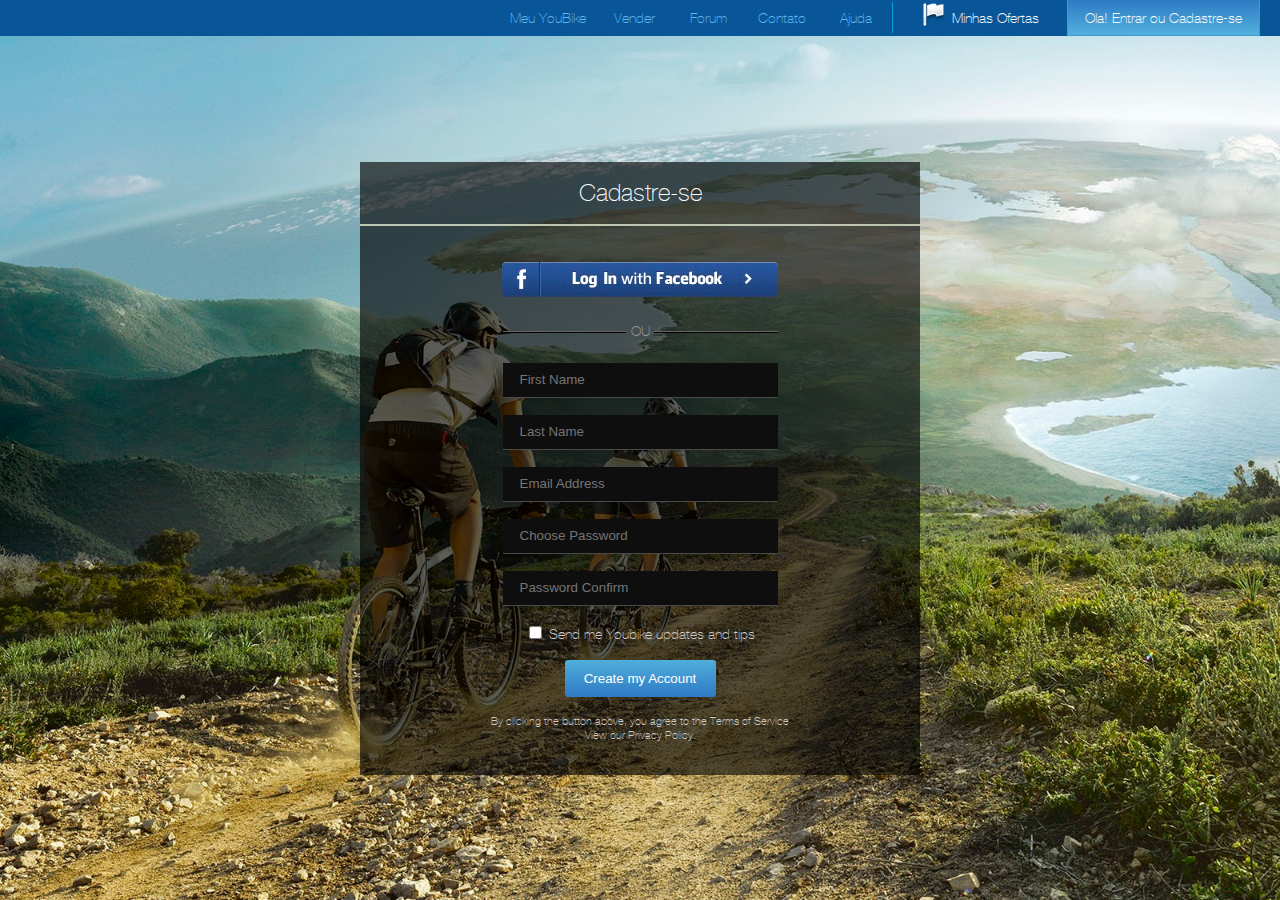
<file: HTML05/cadastre/index.html>
<!DOCTYPE html>
<html>
  <head>
    <title>Макет Cadastre</title>
    <meta charset="UTF-8">
    <link rel="stylesheet" href="css/reset.css">
    <link rel="stylesheet" href="css/style.css">
  </head>
  <body>
    <div class="container">
      <header>
        <div class="menu clearfix">
          <ul class="left-menu">
            <li><a href="#">Meu YouBike</a></li>
            <li><a href="#">Vender</a></li>
            <li><a href="#">Forum</a></li>
            <li><a href="">Contato</a></li>
            <li><a href="#">Ajuda</a></li>
          </ul>
          <ul class="right-menu"><!--
            --><li>
              <a href="#"><img src="img/flag.png" class="icon">&nbsp Minhas Ofertas</a>
            </li><!--
            --><li>
              <div class="link">Ola! 
                <a href="#">Entrar</a>
              </div>
              <div class="link"> ou 
                <a href="#">Cadastre-se</a>
              </div>
            </li><!--
          --></ul>
        </div>
      </header>
      <main>
        <div class="my-form">
          <div class="cadastr">
            <p>Cadastre-se</p>
          </div>
          <div class="button-fb">
            <a href="#"><img src="img/fb.png"></a>
          </div>
          <div class="reg-form">
            <div class="ou-line">OU</div>         
            <form action="#" name="form-rec" method="POST">
              <input type="text" name="first-name" placeholder="First Name" required>
              <input type="text" name="last-name" placeholder="Last Name" required>
              <input type="email" name="email" placeholder="Email Address" required>
              <input type="password" name="choose-passw" placeholder="Choose Password" required>
              <input type="password" name="confirm-passw" placeholder="Password Confirm" required>
              <div>
                <input type="checkbox" name="send">
                <span>Send me Youbike updates and tips</span>
              </div>
              <input type="submit" value="Create my Account">
            </form> 
            <p>By clicking the button above, you agree to the Terms of Service View our Privacy Policy.</p>
          </div>
        </div>
      </main>
    </div>
  </body>
</html>
</file>
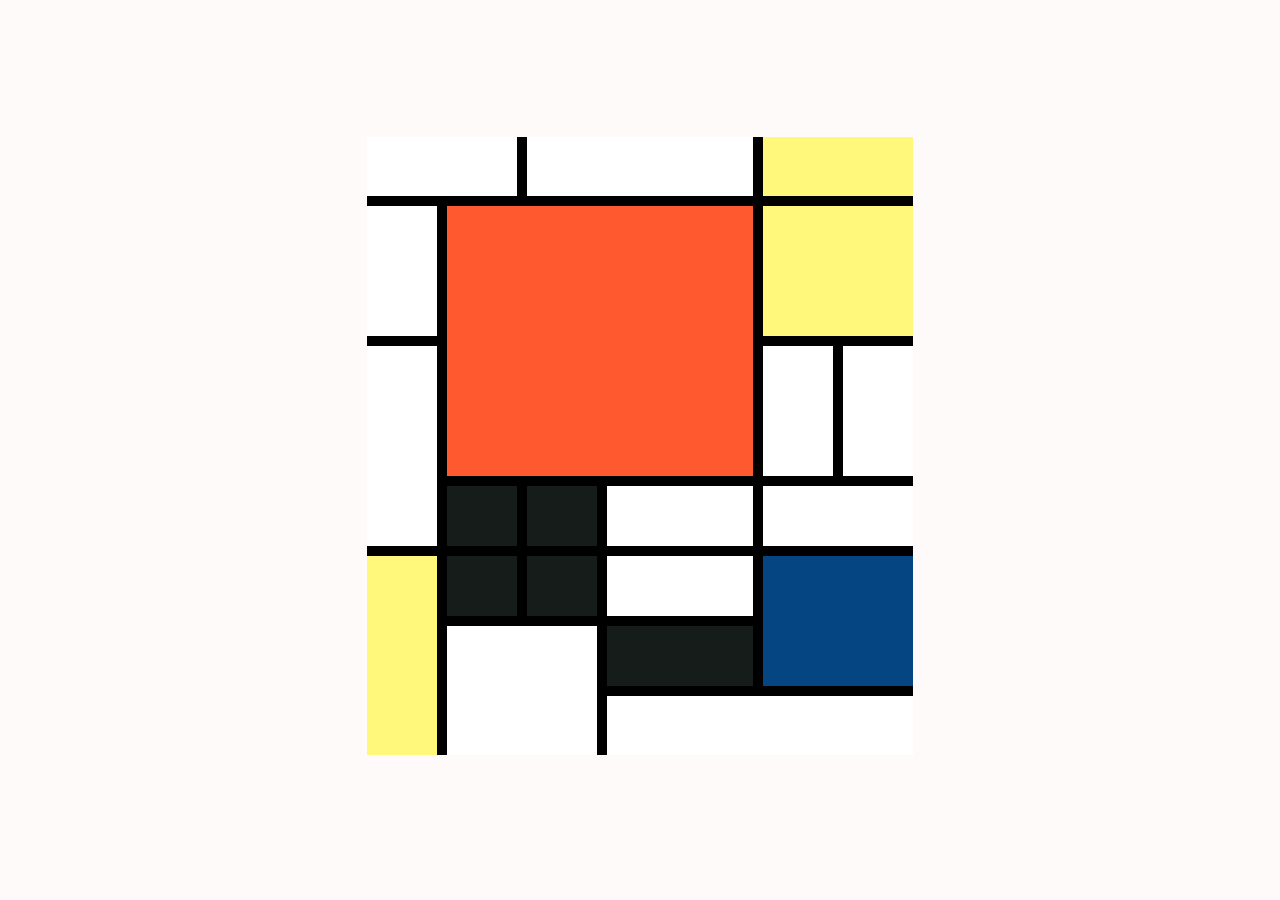
<file: HTML05/picture/index.html>
<!DOCTYPE html>
<html>
  <head>
	<title>Картина Пита Мондриана</title>
    <meta charset="UTF-8">
    <link rel="stylesheet" href="css/reset.css">
    <link rel="stylesheet" href="css/style.css">
  </head>
  <body>
    <table>
      <tr class="first-line">
        <td colspan="2" class="white"></td>
        <td colspan="3" class="white"></td>
        <td colspan="2" class="yellow"></td>
      </tr>
      <tr>
        <td rowspan="2" class="white"></td>
        <td colspan="4" rowspan="4" class="red"></td>
        <td colspan="2" rowspan="2" class="yellow"></td>
      </tr>
      <tr>
      </tr>
      <tr>
        <td rowspan="3" class="white"></td>
        <td rowspan="2" class="white"></td>
        <td rowspan="2" class="white"></td>
      </tr>
      <tr>
      </tr>
      <tr>
        <td class="black"></td>
        <td class="black"></td>
        <td colspan="2" class="white"></td>
        <td colspan="2" class="white"></td>
      </tr>
      <tr>
        <td rowspan="3" class="yellow"></td>
        <td class="black"></td>
        <td class="black"></td>
        <td colspan="2" class="white"></td>
        <td colspan="2" rowspan="2" class="blue"></td>
      </tr>
      <tr>
        <td colspan="2" rowspan="2" class="white"></td>
        <td colspan="2" class="black"></td>
      </tr>
      <tr>
        <td colspan="4" class="white"></td>
      </tr>
    </table>
  </body>
</html>
</file>
<file: HTML01-02/css/style.css>
body {
  background-color: #EEE9E9;
  margin: 0;
}
.page {
  background-color: white;
  border: 2px solid LightGray;
  font-size: 18px;
  height: 90%;
  line-height: 1.5;
  margin: 2px 32%;
  width: 36%;
}
.block {
  border-bottom: 2px solid LightGray;		
  margin: 10px 60px;
  padding: 0 20px;
}
.last-block {
  margin: 10px 60px;
  padding: 0 20px;
}
h1 {
  font-size: 24px;
  text-align: center;
}
.photo {
  text-align: center;
}
img {
  height: 200px;
}
.indented {
  margin-bottom: 30px;
}
p, 
ul {
  text-align: justify;
}
a {
  color: blue;
}
</file>
<file: HTML03/css/style.css>
body {
  font-family: arial;
  margin: 50px 132px;
  padding-left: 50px;
  padding-right: 50px;
}
a {
  text-decoration: none;
}
p,
.footer-menu a,
.copyr {
  color: #2c2c2c;
  font-size: 13px;
}
.header-menu {
  background-color: #535252;
  height: 40px;
  margin-bottom: 40px;
  margin-top: 40px;
  text-shadow: #000000 1px 1px;
}
.header-menu li {
  border-left: 1px solid #535252;
  border-right: 1px solid #535252; 
  display: inline-block;
  font-size: 15px;
  line-height: 40px;
  text-align: center;
  width: 100px;
}
.header-menu li:hover {
  background-color: #323232;
  border-left: 1px solid #838383;
  border-right: 1px solid #838383;
}
.header-menu a {
  color: white;
}
.clearfix:after {
  clear: both;
  content: '';
  display: block;
}
.sidebar {
  border-left: 1px solid #c8c8c8;
  border-right: 1px solid #c8c8c8;
  border-top: 1px solid #c8c8c8;
  float: left;
  width: 25%;
}
.sidebar li {
  border-bottom: 1px solid #c8c8c8;
  font-size: 13px;
  line-height: 38px;
  padding-left: 24px;
}
.sidebar li:hover {
  background-color: #f9f9f9;
  padding-left: 36px;
}
.sidebar a {
  color: #656363;
}
.content {
  float: right;
  width: 70%;
}
.descrip {
  line-height: 21px;
  margin: 40px 24px;
}
.footer-menu {
  background-color: #e1e1e1;
  height: 40px;
  position: relative;
}
.footer-menu li {
  display: inline-block;
  line-height: 40px;
  text-align: center;
  width: 100px;
}
.footer-menu li:hover {
  text-decoration: underline;
}
.copyr {
  display: inline;
  float: right;
  line-height: 40px;
  position: absolute;
  right: 24px;
  bottom: 0;
 }
</file>
<file: HTML04/css/style.css>
body {
  background-image: url(../img/backgr1.png);
  background-repeat: repeat-x;
  font-family: Tahoma;
  margin: 0 auto;
}
.container {
  box-shadow: 0px 4px 4px 1px rgba(50, 50, 50, 0.9);
  margin: auto;
  width: 1004px;
}
header {
  background-color: white;
  color: #128aa7;
  height: 175px;
  margin: 0;
}
h2 {
 font-size: 18px;
 font-weight: bold;
 line-height: 2;
 text-align: center;
}
.clearfix:after {
  clear: both;
  content: '';
  display: block;
}
.left-block {
  background: url(../img/logo.png) no-repeat bottom right;
  background-size: auto auto;
  float: left;
  height: 175px;
  margin-left: 30px;
  text-align: center;
  width: 283px;
}
.left-block > p {
  font-size: 12px;
  padding-top: 120px;
}
.right-block {
  float: right;
  width: 400px;
}
.contacts{
  font-size: 12px;
  line-height: 18px;
  padding: 8px 10px 8px 225px;
  width: 165px;
}
 .topic {
   font-weight: bold;
}
 .country > li {
   display: inline-block;
   padding-top: 10px;
   text-align: center;
   width: 60px;
}
 .country img {
 	margin: 1px;
}
 .country > li > a {
   color: #128aa7;
   font-size: 10px;
   font-weight: bold;
}
 .country > li > a:hover {
  color: #0d4257;
   text-decoration: none;
 }
 main > img {
 	border-top: 1.5px solid #128aa7;
 	border-bottom: 1.5px solid #128aa7;
 	display: block;
  width: 100%;
}
.main-menu {
   background: url(../img/menu.png) repeat-x; 
   box-shadow: 0px 4px 5px 0px rgba(0,0,0,0.75);;
   display: block;
   height: 30px;
   margin: 0;
   padding: 0;
   position: relative;
   z-index: 2;
} 
.main-menu > li {
  display: inline-block;
  line-height: 30px;
  position: relative;
  text-align: center;
  width: 13.5%;
}
  .main-menu >li > a {
   color: white;
   font-size: 14px;
   text-decoration: none;
}
.withsubm > a {
  position: relative;
}
.withsubm > a::after {
  border: 5px solid transparent;
  border-top: 7px solid white;
  bottom: -1px;
  content: '';
  position: absolute;
}
.submenu {
  background-color: #303030;
  box-shadow: 0 5px 5px rgba(0, 0, 0, 0.75);
  display: none;
  line-height: 22px;
  position: absolute;
  top: 30px;
  width: 150px;
  z-index: 5;
}
.main-menu li:nth-child(2) .submenu {
  left: 9px;
}
.main-menu li:nth-child(3) .submenu {
  left: 30px;
}
.main-menu li:nth-child(4) .submenu {
  left: 18px;
}
.submenu > li {
	display: block;
}
.submenu > li > a {
	color: white;
	display: block;
	font-size: 14px;
	padding-left: 15px;
	text-align: left;
	text-decoration: none;
}
.submenu > li > a:hover {
  background-color: #0c73a0;
}
.main-menu > li:hover > .submenu {
  display: block;
}
.container-main p {
  color: #424c43;
  font-size: 14px;
  line-height: 24px;
  z-index: 1;
}
.left-fon {
  background-color: #edeef0;
  float: left;
  min-height: 340px;
  position: relative;
  right: 58%;
  width: 100%;
}
.center-fon {
  background-color: white;
  float: left;
  position: relative;
  right: 21%;
  width: 100%;
}
.right-fon {
  background-color: #edeef0;
  float: left;
  overflow: hidden;
  position: relative;
  width: 100%;
}
.left-col {
  float: left;
  left: 81%;
  overflow: hidden;
  position: relative;
  width: 17%;
}
.center-col {
  float: left;
  left: 85%;
  overflow: hidden;
  position: relative;
  width: 54%;
}
.right-col {
  float: right;
  left: 77%;
  overflow: hidden;
  position: relative;
  width: 17%;
}
footer {
 margin: 5px 0;
}
footer > p {
  color: white;
  font-size: 12px;
  text-align: center;
  line-height: 2;
}
</file>
<file: HTML06/css/style.css>
body {
  font-family: "Lucida Sans Unicod", Arial, sans-serif;
  margin: 0 auto;
  max-width: 1000px;
}
.container {
  margin-top: 7px;
  padding: 0 40px 0 38px;
}
.first-line {
  display: inline-flex;
  padding-bottom: 9px;
  width: 100%;
}
.phone {
  color: #5e696d;
  display: inline-block;
  font-family: arial;
  font-size: 18px;
  font-weight: 600;
  letter-spacing: 0.028em;
  padding: 0px 2px;
  vertical-align: middle;
}
.icon-phone {
  background: linear-gradient(to top, #1f6786, #2a4c6b);
  border-radius: 50%;
  display: inline-block;
  height: 21px;
  margin: 14px -1px 0 12px;
  text-align: center;
  vertical-align: bottom;
  width: 21px;
}
.phone-text {
  display: inline-block;
}
.authoriz {
  border-bottom: 1px solid #596d80;
  border-left: 1px solid #d4dde3;
  border-top: 1px solid #a6c3cf;
  border-radius: 5px;
  box-shadow: 1.5px 2.6px 3px rgba(150, 150, 150, 0.75);
  background: linear-gradient(to bottom, #1f6787, #0d3458);
  display: inline-block;
  height: 26px;
  margin: 10px 0 0 11px;
  vertical-align: middle;
  width: 496px;
}
.authoriz > form {
  display: inline-block;
  font-size: 10.91px;
  padding-top: 0;
}
.authoriz-icon {
  display: inline-block;
  line-height: 28px;
  padding-left: 6px;
  padding-right: 2px;
}
.authoriz-icon img {
  margin-top: 4px;
  vertical-align: top;
}
.authoriz form > input[type=text],
.authoriz form > input[type=password] {
  border: 0;
  border: 1px solid #6c7e8c;
  box-sizing: border-box;
  font-family: "Lucida Sans Unicod";
  font-size: 10.91px;
  height: 18px;
  margin: 3px 4px 0 -1px;
  padding: 0 0 2px 5px;
  vertical-align: top;
  width: 115px;
}
input::-webkit-input-placeholder {color: #97a2a6;}
input::-moz-placeholder          {color: #97a2a6;}
input:-moz-placeholder           {color: #97a2a6;}
input:-ms-input-placeholder      {color: #97a2a6;}
input::-webkit-input-placeholder {font-family: Arial;}
input::-moz-placeholder          {font-family: Arial;}
input:-moz-placeholder           {font-family: Arial;}
input:-ms-input-placeholder      {font-family: Arial;}
input::-webkit-input-placeholder {font-size: 11px;}
input::-moz-placeholder          {font-size: 11px;}
input:-moz-placeholder           {font-size: 11px;}
input:-ms-input-placeholder      {font-size: 11px;}
.authoriz form > input[type=submit] {
  background-color: transparent;
  border: none;
  border-right: 1px solid #fff;
  color: #fff;
  font-family: Arial;
  font-size: 11.2px;
  font-weight: 500;
  height: 12px;
  letter-spacing: 0.015em;
  margin-top: 6px;
  margin-right: 1px;
  padding: 0 5px 0 1px;
  vertical-align: top;
}
.authoriz form > input[type=submit]:hover {
  border: none;
  border-right: 1px solid #fff;
  color: #a3e2f2;
  cursor: pointer;
}
.authoriz a {
  color: #fff;
  display: inline-block;
  font-family: Arial;
  font-size: 11.2px;
  font-weight: 500;
  letter-spacing: 0.018em;
  margin-top: 7px;
  text-decoration: none;
  vertical-align: top;
}
.authoriz a:hover {
  color: #a3e2f2;
}
.authoriz a:last-child {
  border-bottom: 1px solid	#bfbfbf;
  color: #bfbfbf;
  font-weight: 600;
  letter-spacing: 0.01em;
  margin-left: 18px;
}
.authoriz a:last-child:hover {
  border-bottom: 1px solid	transparent;
  color: #fff;
}
.navi-site {
  border: 1px solid #c1c8cb;
  border-radius: 10px;
  box-shadow: 1.5px 2.6px 3px rgba(150, 150, 150, 0.75);
  height: 19px;
  margin-left: 17px;
  margin-top: 11px;
  padding: 1px 5px 0 5px;
  text-align: justify;
  width: 64px;	
}
.navi-site a {
padding: 0 2px 0 2px;
}
.logo-img {
background-image: url(../img/logo.jpg);
height: 237px;
margin: 0 0 5px 7px;
width: 909px;
}
.logo img {
  padding-left: 1px;
}
.menu {
  align-items: center;
  background-image: linear-gradient(to top, black 0%, #576068 100%);
  border: 1px solid #0d1642;
  border-radius: 5px;
  box-shadow: 1.5px 2.6px 5px rgba(0, 0, 0, 0.75);
  display: flex;
  height: 34px;
  justify-content: flex-end;
  margin: 3px 0 154px 6px;
  position: relative;
  width: 912px;
}
.menu::after {
  background-image: url(../img/find.png);	
  content: '';
  height: 145px;
  left: 4px;
  position: absolute;
  top: 45px;
  width: 907px;
}
.nav-menu {
  align-items: center;
  display: inline-flex;
  justify-content: flex-start;
  line-height: 25px;
  margin-left: 126px;
  margin-top: 1px;
  width: 515px;
}
.nav-menu a {
  color: #b1bcc0;
  display: inline-block;
  font-family: "Lucida Sans Unicode";
  font-size: 13.64px;
  margin-right: 2px;
  text-align: center;
  text-decoration: none;
  vertical-align: middle;
}
.nav-menu a:first-child {
  width: 123px;
}
.nav-menu a:nth-child(2) {
  width: 84px;
}
.nav-menu a:nth-child(3) {
  width: 105px;
}
.nav-menu a:nth-child(4) {
  width: 78px;
}
.nav-menu a:last-child {
  width: 99px;
}
.nav-menu a:hover {
  color: #fff;
  height: 26px;
  background-color: #f60303;
  background-image: linear-gradient(180deg, #206988 0%, #114165 59%, #0c3256 100%);
  border-radius: 13px;
  text-align: center;
}
.basket {
  display: inline-block;
  font-family: Arial;
  font-weight: 600;
  margin: 0 12px 0 40px;
  vertical-align: middle;
  width: 217px;	
}
.basket img {
  margin-right: 2px;
}
.number {
  color: #0d5a8f;
  font-size: 12px;
  padding-right: 9px;
  vertical-align: text-top;
}
.text {
  color: #8a9296;
  font-size: 11px;
  vertical-align: text-top;
}
.sum {
  color: #0d5a8f;
  font-size: 12px;
  padding-left: 8px;
  vertical-align: text-top;
}
main {
  align-items: flex-start;
  display: flex;
  justify-content: space-between;
  margin-top: 160px;
}
.showcase {
  align-content: space-around;
  background-image: linear-gradient(to top, rgba(35, 75, 93, 0.24) 0%, rgba(201, 207, 209, 0.24) 100%);
  border-radius: 3px;
  box-sizing: border-box;
  display: flex;
  flex-wrap: wrap;
  height: 627px;
  justify-content: space-around;
  padding: 5px 14px 10px 10px;
  width: 526px;
}
.showcase > div {
  height: 191px;
  margin-top: 5px;
  text-align: center;
  width: 140px;	
}
.showcase > div > a {
  display: block;
  font-family: "Lucida Sans Unicode";
  line-height: 12.77px;
  text-decoration: none;
}
.showcase > div > a:hover .name-brend {
 color: #34ade0;
}
.showcase > div > a:hover .model {
 color: #0d5a8f;
}
.showcase > div > a:hover .price {
 color: #34ade0;
}
.name {
  height: 27px;
}
.firstline {
  padding-top: 3px;
}
.image {
  background-color: #fff;
  border: 1px solid #aab3b6;
  border-radius: 5px;
  box-sizing: border-box;
  height: 129px;
  padding-top: 5px;
  text-align: center;
  width: 138px;
}
.firstline > a > .image {
  margin-bottom: 5px;
}
.secondline > a > .image,
.thirdline > a > .image {
  margin-bottom: 2px;
}
.secondline.secondcol > a > .image {
  margin-left: -1px;
  margin-right: 1px;
}
.name-brend {
  color: #206988;
  font-size: 14.59px;
  font-weight: bold;
}
.model {
  color: #1f2528;
  font-size: 12.77px;
  font-weight: bold;
  line-height: 10px;
}
.price {
  box-sizing: border-box;
  color: #114165;
  font-family: Arial;
  font-size: 16px;
  font-weight: 800;
  font-style: italic;
  letter-spacing: 0.02em;
  line-height: 10px;
  padding-top: 3px;
}
.firstcol  > a > .price {
   padding-left: 38px;
   padding-right: 30px;
}
.secondcol > a > .price {
   padding-left: 20px;
   padding-right: 11px;
}
.thirdcol > a > .price {
   padding-left: 34px;
   padding-right: 26px;
}

.currency {
 font-size: 12px;
}
.catalog,
.brand {
 width: 190px;
}
.head-menu-kat {
  align-items: center;
  background-color: white;
  border: 1px solid #79878d;
  border-radius: 15px;
  box-shadow: 1.5px 2.6px 3px rgba(150, 150, 150, 0.75);
  color: #114165;
  display: inline-flex; 
  font-family: "Lucida Sans Unicode";
  font-size: 13px;
  font-weight: 400;
  height: 26px;
  line-height: 25px;
  margin: 3px 0 12px 5px;
  width: 183px;
}
.icon-copy {
  background-color: #e20202;
  background-image: linear-gradient(180deg, #206988 0%, #114165 59%, #0c3256 100%);
  border-radius: 50%;
  display: inline-block;
  height: 20px;
  margin-left: 4px;
  margin-right: 4px;
  text-align: center;
  width: 20px;
}
.group-tires {
  width: 170px;
}
.group-head {
  align-items: center;
  color: #114165;
  border: 1px solid #79878d;
  border-radius: 15px;
  display: inline-flex;
  font-size: 14px;
  font-weight: 400;
  height: 28px;
  margin-left: 8px;
  width: 149px;
}
.icon-ring {
  border: 5px solid #114165;
  border-radius: 50%;
  display: inline-block;
  height: 12px;
  line-height: 23px;
  margin-left: 5px;
  margin-right: 3px;
  width: 12px;
}
.icon-ring-db {
  border: 5px solid #114165;
  border-radius: 50%;
  display: inline-block;
  height: 12px;
  line-height: 23px;
  margin-left: 4px;
  margin-right: 3px;
  width: 12px;
}
.disks,
.tires,
.bolts {
  display: flex;
  flex-wrap: wrap;
  line-height: 25px;
  margin-left: 40px;
}
.tires,
.bolts {
  margin-top: -2px;
}
.disks {
  margin-top: -3px;	
}
.disks a,
.tires a,
.bolts a {
  color: #465961;
  display: inline-block;
  font-family: Arial;
  font-size: 12.73px;
  font-weight: 600;
  margin-bottom: 1px;
  text-decoration: none;
  vertical-align: middle;
}
.disks a::before,
.tires a::before,
.bolts a::before {
  border: 2px solid #79878d;
  border-radius: 50%;
  bottom: 50%;
  content: "";
  display: inline-block;
  height: 3px;
  margin-left: 3px;
  margin-right: 3px;
  width: 3px;
}
.disks a:hover,
.tires a:hover,
.bolts a:hover  {
  color: #0c3256;
  font-family: Arial;
  font-size: 14px;
  font-weight: 700;
  font-style: italic;
  text-decoration: underline;
}
.group-disks {
  margin-top: -4px;
  width: 170px;
}
.group-bolts {
  margin-top: -4px;
  width: 170px;
}
.group-headb {
  align-items: center;
  color: #114165;
  border: 1px solid #79878d;
  border-radius: 15px;
  display: inline-flex;
  font-size: 14px;
  font-weight: 400;
  height: 27px;
  margin-left: 8px;
  width: 149px;
}
.head-menu-brend {
  align-items: center;
  background-color: white;
  border: 1px solid #79878d;
  border-radius: 15px;
  box-shadow: 1.5px 2.6px 3px rgba(150, 150, 150, 0.75);
  color: #114165;
  display: inline-flex; 
  font-family: "Lucida Sans Unicode";
  font-size: 14px;
  font-weight: 400;
  height: 26px;
  line-height: 25px;
  margin-top: 1px;
  margin-bottom: 13px;
  width: 183px;
}
.icon-copy-b {
  background-color: #e20202;
  background-image: linear-gradient(180deg, #206988 0%, #114165 59%, #0c3256 100%);
  border-radius: 50%;
  display: inline-block;
  height: 22px;
  margin-left: 3px;
  margin-right: 5px;
  text-align: center;
  width: 22px;
}
.brend-head {
  align-items: center;
  color: #0c3256;
  border: 1px solid #79878d;
  border-radius: 15px;
  display: inline-flex;
  font-family: Arial;
  font-size: 14px;
  font-weight: 400;
  height: 28px;
  margin-left: 15px;
  width: 136px;
}
.icon-ring-b {
  border: 5px solid #114165;
  border-radius: 50%;
  display: inline-block;
  height: 12px;
  line-height: 24px;
  margin-left: 3px;
  margin-right: 6px;
  width: 12px;
}
#disk {
  margin-top: 6px;
  margin-bottom: 4px;
  }
.checkbox1,
.checkbox2 {
  color: #465961;
  font-size: 12.73px;
  font-weight: 600;
  line-height: 23px;
  margin-left: 25px;
  position:relative;
  padding-bottom: 1px;
 }
.checkbox1 {
 line-height: 24px;
}
.checkbox1:first-child {
margin: 2px 0 -2px 0	
} 
.checkbox2 {
 line-height: 23px;
}
.brand label {
vertical-align: middle;
}
/*.checkbox1 input[type=checkbox],
.checkbox2 input[type=checkbox] {
  display:none;
}
.checkbox1 label:after,
.checkbox2 label:after {
  border: 1px solid #114165;
  box-shadow: inset 0.5px 0.9px 1px rgba(0, 0, 0, 0.75);
  content:'';
  display: inline-block;
  height: 7px;
  left: 0;
  position:absolute;
  top: 8px;
  width: 8px;
  z-index: 1;
}
.checkbox1 input[type=checkbox]:checked + label:after,
.checkbox2 input[type=checkbox]:checked + label:after {
  background-color: #63849f;
  border: 1px solid #114165;
  box-shadow: inset 0.5px 0.9px 1px rgba(0, 0, 0, 0.75);
  height: 8px;
  left: 0;
  top: 7px;
  width: 8px;
}*/
.brand form > input[type=submit] {
  background-image: linear-gradient(180deg, #206988 0%, #114165 59%, #0c3256 100%);
  background-color: black;
  border: 1px solid #a7abae;
  border-radius: 15px;
  box-shadow: 1.5px 2.6px 3px rgba(150, 150, 150, 0.75);
  color: #e5e9ea;
  font-family: Arial;
  font-size: 11px;
  font-weight: 400;
  height: 26px;
  letter-spacing: 0.015em;
  margin-left: 24px;
  margin-top: 13px;
  padding-left: 12px;
  text-align: left;
  width: 82px;
}
.brand-logo {
  height: 27px; 	
  margin: 38px 0 24px 125px;
  width: 676px;
}
footer {
  background-color: #213a4d;
  border: 1px solid #242a3c;
  color: #7f4740;
  font-family: Arial;
  font-size: 10px;
  font-weight: 400;
  height: 101px;
  line-height: 18px;
  margin: 0 6px 0 6px;
  text-align: center;
  width: 910px;
}
.footer-menu {
  align-items: flex-start;
  display: inline-flex;
  justify-content: space-around;
  line-height: 12px;
  margin-top: 13px;
  margin-bottom: 12px;
  width: 302px;
}
.footer-menu li a {
  color: #bec6c9;
  font-family: Arial;
  font-size: 12px;
  font-weight: 400;
  position: relative;
  text-decoration: none;
}
.footer-menu li:first-child {
  padding-left: 6px;
  text-align: left;
  width: 80px;
}
.footer-menu li:nth-child(2) {
  text-align: center;
  width: 77px;
}
.footer-menu li:nth-child(3) {
  text-align: center;
  width: 64px;
}
.footer-menu li:last-child {
  padding-right: 1px;
  text-align: right;
  width: 69px;
}
.footer-menu li:not(:first-child){
  border-left: 2px solid #bec6c9;
}
.footer-menu li a:hover {
  color: #52abcb;
}
</file>
<file: HTML07/css/style.css>
@font-face {
		font-family: "League Gothic";
		src: url('../fonts/leaguegothic-regular-webfont.eot');
		src: url('../fonts/leaguegothic-regular-webfont.eot?#iefix') format('embedded-opentype'),
				 url('../fonts/leaguegothic-regular-webfont.woff2') format('woff2'),
				 url('../fonts/leaguegothic-regular-webfont.woff') format('woff'),
				 url('../fonts/leaguegothic-regular-webfont.ttf') format('truetype');
		font-weight: normal;
		font-style: normal;
}
@font-face {
		font-family: "Open sans";
		src: url('../fonts/opensans-regular-webfont.eot');
		src: url('../fonts/opensans-regular-webfont.eot?#iefix') format('embedded-opentype'),
				 url('../fonts/opensans-regular-webfont.woff2') format('woff2'),
				 url('../fonts/opensans-regular-webfont.woff') format('woff'),
				 url('../fonts/opensans-regular-webfont.ttf') format('truetype');
		font-weight: normal;
		font-style: normal;
}
@font-face {
		font-family: "Open sans extrabold";
		src: url('../fonts/opensans-extrabold-webfont.eot');
		src: url('../fonts/opensans-extrabold-webfont.eot?#iefix') format('embedded-opentype'),
				 url('../fonts/opensans-extrabold-webfont.woff2') format('woff2'),
				 url('../fonts/opensans-extrabold-webfont.woff') format('woff'),
				 url('../fonts/opensans-extrabold-webfont.ttf') format('truetype');
		font-weight: normal;
		font-style: normal;
}
@font-face {
		font-family: "Open sans light";
		src: url('../fonts/opensans-light-webfont.eot');
		src: url('../fonts/opensans-light-webfont.eot?#iefix') format('embedded-opentype'),
				 url('../fonts/opensans-light-webfont.woff2') format('woff2'),
				 url('../fonts/opensans-light-webfont.woff') format('woff'),
				 url('../fonts/opensans-light-webfont.ttf') format('truetype');
		font-weight: normal;
		font-style: normal;
}

.clearfix:after {
	clear: both;
	content: '';
	display: block;
}

body {
	font-family: "League Gothic", "Open sans extrabold", "Open sans light", Arial, Georgia, sans-sefif;
	width: 100%;
}
a {
    text-decoration: none;	
}

/*HEADER*/

header {
	background: url(../img/bg-header.jpg) top center no-repeat #edd1f7;
	box-sizing: border-box;
	height: 846px;
	width: 100%;
}
.container {
	box-sizing: border-box;	
	margin: 0 auto;
	max-width: 960px;
	overflow: hidden;
	position: relative;
}
.header__navig {
	height: 209px; 
	margin-top: 70px;
}
.header__logo {
	display: inline-block;
	margin-bottom: 35px;
	position: absolute;
	vertical-align: top;
}
.header__img {
	 vertical-align: top; 
}
.header__logo:before {
	 content: url(../img/i.png);
	 left: 12px;
	 position: absolute;
	 top: -20px;	
}
.header__menu {
	box-sizing: border-box;
	display: inline-block;
	padding-left: 152px;
	width: 100%;  
}
.header__menu__home {
	display: none;
}
.header__menu__block {
	box-sizing: border-box;
	display: inline-block;
	margin-bottom:0px;
	width: 100%;
	text-align: right;
}
.header__menu__item {
	border-bottom: 2px solid transparent;
	display: inline-block;
	line-height: 30px;
	margin-left: 4.95%
}

.header__menu__link,
.header__menu__home {
	color: white;
	font-family: "League Gothic";
	font-size: 24px;
	padding: 3px 2px 0 7px;
	text-shadow: 1px 1.7px 2px rgba(0, 0, 0, 0.4);
	text-transform: uppercase;  
}
.header__menu__link:hover {
	border-bottom: 2px solid #edbfff;
}
.slider {
	background-color: rgba(0,0,0,0.2);
	height: 400px;
	position: absolute;
	width: 100%;
}
.container--slider {
	height: 400px;
	margin-top: -17px;
	margin-bottom: 17px;
}
.slider__description {
	display: inline-block;
	padding-top: 94px;
	position: relative;
	vertical-align: top;
	width: 505px;
	z-index: 5;
}
.slider__description__h2 {
	color: #fefefe;
	font-family: "League Gothic";
	font-size: 60px;
	letter-spacing: -0.01em;
	text-shadow: 0px 2px 2px rgba(0, 0, 0, 0.3);
}
.slider__description__h3 {
	color: #edbfff;
	font-family: "League Gothic";
	font-size: 32px;
	text-shadow: 0px 2px 2px rgba(0, 0, 0, 0.3);
}
.slider__description__text {
	color: white;
	font-family: "Open Sans light";
	font-size: 18px;
	font-weight: 300;
	letter-spacing: -0.01em;
	line-height: 24px;
	max-width: 520px;
	padding-top: 4px;
	overflow: visible;
	position: relative;
	min-width: 75%;
}
.slider__img {
	display: inline-block;
	margin-left: -5px;
	margin-right: 7.1%;
	margin-top: -2px;
    float: right;
    position: relative;
}
.slider__image--1 {
	left: -78px;
	position: absolute;
	top: 79px;
    z-index: 2;
}
.slider__image--2 {
	position: relative;
	z-index: 4;
}
.slider__image--3 {
	left: 60px;
    position: absolute;
    top: 149px;
    z-index: 6;
}
.slider__navigation{
	margin-left: 74%;
	margin-top: 91px;
	position: relative;
	width: 80px;
}
.slider__navigation input {
	display: none;
}
.radio-buttton {
	background: url(../img/nav-hed.png) 0 0 no-repeat;
	cursor: pointer;
	display: inline-block;
	height: 18px;
	width: 18px;
}
.slider--aktiv {
	background: url(../img/nav-hed.png) -22px 0 no-repeat;
}


#slid1:checked ~ #sl2,
#slid3:checked ~ #sl2,
#slid4:checked ~ #sl2 {
	background: url(../img/nav-hed.png) 0 0 no-repeat;
}
#slid1:checked ~ #sl1,
#slid2:checked ~ #sl2,
#slid3:checked ~ #sl3,
#slid4:checked ~ #sl4 {
	background: url(../img/nav-hed.png) -22px 0 no-repeat;
}

/*ABOUT COMPANY SECTION*/

.about {
	background: #33263a;
	background: linear-gradient(to top, #322539 0%, #745083 100%);
	border-bottom: 1px solid #1d2f37;
	border-top: 1px solid #33253a;
	height: 340px;
	position: relative;
	width: 100%;	
}
.container--about {
	padding: 75px 0 70px 0;
}
.about__section {
	box-sizing: border-box;
	display: inline-block;
	margin-right: 2.5%;
	width: 30%;
}
.about__section--second {
	margin-right: 1.5%;
	width: 32.5%;
}
.about__section--third  {
	margin-right: -2px;
	letter-spacing: -0.02px;
	width: 32.5%;
}
.about__h3 {
	background: url(../img/ikon-about.png) 6px -3px no-repeat;
	color: white;
	font-family: "League Gothic";
	font-size: 30px;
	font-weight: 400;
	margin-bottom: 8px;
	max-height: 30px;
	overflow: hidden;
	padding-left: 22.3%;
	position: relative;
    text-shadow: 0.5px 0.9px 0 #0f1518;	
}
.about__h3--2 {
	background: url(../img/ikon-about.png) 29px -41px no-repeat;
    padding-left: 29.51%;
}
.about__h3--3 {
	background: url(../img/ikon-about.png) 38px -83px no-repeat;
    padding-left: 32.25%;
}
.about__text {
	color: white;
	font-family: "Open Sans light";
	font-size: 16px;
	font-weight: 300;
	letter-spacing: -0.015em;
	line-height: 24px;
	margin-bottom: 15px;
	max-width: 226px;
	max-height: 122px;
	overflow: hidden;
    padding-left: 22.3%;
	text-shadow: 0.5px 0.9px 0 #0f1518;
}
.about__text--second {
	letter-spacing: -0.02em;
    padding-left: 29.51%;	
}
.about__text--third {
	letter-spacing: -0.03em;
    padding-left: 32.25%	
}
.about__more {
	padding-top: 3px;
	text-align: right;	
}
.about__link {
	color: white;
	font-family: "League Gothic";
	font-size: 18px;
	font-weight: 400;
	line-height: 24px;
    text-shadow: 0.5px 0.9px 0 #0f1518;
}
.about__link:hover {
	text-shadow: 0 0 8px rgba(255, 255, 255, 0.8);
}
.about:after {
	background: url("../img/about-shadow.png") top center no-repeat;  	
	border-top: 1px solid #0d151b;
	content: '';
	display: block;
	height: 16px;
	position: absolute;
	top: 100%;
	width: 100%;
}

/*POSTS SECTION*/

.posts {
	background-color: #f9f9f9;
}
.container--posts {
	padding-top: 100px;
	color: rgb(69, 69, 69);
	font-family: "Open Sans";
	font-size: 16px;
	line-height: 1.5;
	text-shadow: 0px 1px 0px rgba(255, 255, 255, 0.004);  
}
.post__testimonials {
	box-sizing: border-box;
	display: inline-block;
	padding-left: 22px;
	width: 49.5%;	
}
.post__testimonials-box{
	background-color: #fff;
	box-shadow: 0 1px 2px rgba(0, 0, 0, 0.05);
	height: 274px;
	margin-bottom: 20px;
	position: relative;
	width: 94.5%;  
}
.posts__foto {
	display: block;
	left: -22px;
	position: absolute;
	top: 18px;
}
.post__testimonials-box:after {
	background-image: url(../img/corner.png);
	bottom: -19px;
	content: '';
	display: block;
	height: 20px;
	right: 38px;
	position: absolute;
	width: 20px;
}
.posts__h3 {
	color: rgb(69, 69, 69);	
	font-size: 30px;
	font-family: "League Gothic";
	line-height: 1;
	padding: 30px 0 0 42px;
    text-shadow: 0px 1px 0px rgba(255, 255, 255, 0.004);
	text-transform: uppercase;
}
.posts__link-h3 {
    color: #edbfff;
    font-size: 30px;
	font-family: "League Gothic";
	line-height: 1;
    text-shadow: 0px 1px 0px rgba(255, 255, 255, 0.004);
	text-transform: uppercase;
}
.posts__testimonials-box__text {
	box-sizing: border-box;
	letter-spacing: -0.04em;
	padding: 8px 0px 35px 41px;
	position: relative;
	text-shadow: 0px 1px 0px rgba(255, 255, 255, 0.004);
	width: 91.47%;
}
.posts__wrap {
	display: inline-block;
	height: 165px;
	overflow: hidden;
	width: 100%;
}
.posts__testimonials-navig {	
	margin: 0 175px 66px;
	width: 90px;	
}
.posts__testimonials-navig input {
	display: none;
}
.radio-buttton--testimonials {
	background: url(../img/nav-testimonials.png) 0 0 no-repeat;
	height: 20px;
	width: 19px;
}
.testimonials--active {
	background: url(../img/nav-testimonials.png) -22px 0 no-repeat;	
}
#slid12:checked ~ #sl22,
#slid32:checked ~ #sl22,
#slid42:checked ~ #sl22 {
	background: url(../img/nav-testimonials.png) 0 0 no-repeat;
}
#slid12:checked ~ #sl12,
#slid22:checked ~ #sl22,
#slid32:checked ~ #sl32,
#slid42:checked ~ #sl42 {
	background: url(../img/nav-testimonials.png) -22px 0 no-repeat;
}
.posts__blog {
	box-sizing: border-box;
	display: inline-block;
	padding-left: 10px;
	position: relative;
	vertical-align: top;	
	width: 49.5%;	
}
.posts__h3--blog {
	font-size: 30px;
	padding: 29px 0 16px 21px;	
}
.posts__blog__item {
	padding-left: 88px;
	position: relative;
}
.posts__blog__item--2, 
.posts__blog__item--3 {
	padding-top: 17px;
}
.posts__blog__foto {
	display: block;
	left: 23px;
	position: absolute;
	top: 18px;
}
.posts__blog__foto--1 {
	top: 0;
}
.posts__blog__link {
	color: rgb(69, 69, 69);
    font-family: "Open sans extrabold";
}
.posts__blog__link:hover {
    color: #edbfff;
}
.posts__blog__date {
	height: 24px;
	letter-spacing: -0.02em;
	overflow: hidden;	
}
.posts__blog__date--3 {
	letter-spacing: -0.03em;
}
.posts__more {
	font-family: "League Gothic";
	font-size: 18px;
	margin: 19px 0px 86px 0;
	padding-right: 12px;
	position: absolute;
	right: 0;
}
.posts__link {
	color: rgb(69, 69, 69);
	text-shadow: 0px 1px 0px rgba(255, 255, 255, 0.004); 
}
.posts__link:hover {
  color: #edbfff;
}
.posts__link--size-other {
	display: none;	
}

/*PARTNERS SECTION*/

.partners {
	background-color: #f9f9f9;
	border-bottom: 1px solid #d8d8d8;
	border-top: 1px solid #fefefe;
	position: relative;	
	width: 100%;
}
.partners:before {
	border-bottom: 1px solid #e6e6e6;
	content: '';
	display: block;
	height: 0px;
	position: absolute;
	top: -1px;
	width: 100%;	
}
.container--partners {
	min-height: 120px;
	padding: 0;
	text-align: center;
}
.partners__images {
	box-sizing: border-box;
	display: inline-block;
	margin-top: 24px;
	padding: 0 65px;
	text-align: justify;
    width: 100%;		
}
.partners__images__link {
    display: inline-block;
    text-align: center;
    width: 16%
}    
.partners__images__link--last {
    text-align: right;
}

/*FOOTER*/

.categories {
	background-color: #ececec;	
}
.container--categories {
	padding: 99px 0 38px;
}
.categories__item {
	box-sizing: border-box;
	display: inline-block;
	height: 206px;	
	line-height: 24px;	
	overflow: hidden;
	margin-bottom: 50px;
	padding-right: 5%;
	text-shadow: 0.5px 0.9px 0 white;  
	width: 32.9%;	
}
.categories__item--logo {
	padding-left: 2px;
	padding-right: 36px;
}
.categories__item--recent {
	padding-left: 21px; 
	padding-right: 19px;
}
.categories__item--news {
	padding-left: 42px;
	padding-right: 0px;
}
.categories__copyright {
	color: #c5c5c5;
	font-family: Georgia;
	font-size: 16px;
	font-style: italic;
	padding-bottom: 5px;
	padding-top: 10px;
}
.categories__text  {
	color: #787878;
	font-family: "Open Sans light";
	font-size: 16px;
	font-weight: 300;
	letter-spacing: -0.015em;
}
.categories__h3 {
	padding-bottom: 7px;
}
.categories__item--news-othersize {
	display: none;	
}
.categories__link {
	color: #454545;
	font-family: "League Gothic";
	font-size: 30px;
}
.categories__link:hover{
  color: #edbfff;
}
.footer-bg {
	background: url(../img/bg-footer.jpg) top center no-repeat;
	box-sizing: border-box;
	height: 116px;
}
.container--footer {
	height: 100%;
	padding-top: 39px;
}
.footer-nav{
	position: relative;
}
.footer-menu {
	display: inline-block;
	margin: 0;
	width: 100%;
	max-width: 531px;
 }
.footer-menu__item {
    display: inline-block;
	line-height: 34px;
	margin-right: 7.76%;
}
.footer-last {
	margin-right: 0;
}
.footer-menu__item__link {
    border-bottom: 2px solid transparent;	
    color: white;
    font-family: "League Gothic";	
	font-size: 20px;
	padding: 0;
	text-shadow: 1px 1.7px 2px rgba(0, 0, 0, 0.4);
    text-transform: uppercase;
}
.footer-menu__item__link:hover {
	border-bottom: 2px solid #edbfff;
}
.design {
	color: white;
	display: inline-block;
	float: right;
	font-family: "Open Sans light";
	font-size: 12px;
	line-height: 34px;
	padding-top: 2px;
	position: absolute;
	right: 0;
	top: 40px;
	text-shadow: 1px 1.7px 2px rgba(0, 0, 0, 0.4);
}
.name {
	font-family: "Open Sans extrabold";	
}
@media (max-width: 794px) 
and (min-width: 769px) {
.header__menu__item {
	margin-left: 4.5%
}
}

/*SCREEN 768*/
@media (max-width: 768px) 
and (min-width: 481px) {
header {
	height: 798px;	
}
.container {
	max-width: 768px;	
}
.header__navig {
	height: 175px; 
}
.header__logo {
	left: 20px;
	margin-bottom: 30px;
	position: relative;
}
.header__logo:before {
	 content: '';
}
.header__menu {
	display: block;
	margin-left: 11px;
	padding-left: 0;
	max-width: 643px;
}
.header__menu__block {
	margin: 0 0 66px 0px;
	text-align: left;
}
.header__menu__item {
	line-height: 34px;
	margin-left: 0;
	margin-right: 6.25%;
}
.header__menu__item--last{
	margin: 0;
}
.container--slider {
	margin-top: -25px;
	margin-bottom: 11px;
}
.slider__description {
	padding-left: 42px;	
	padding-top: 122px;
	width: 275px;  	
}
.slider__description__h2 {
	font-size: 48px;
	letter-spacing: normal;
}
.slider__description__h3 {
	display: inline-block;
	font-size: 24px;
	height: 24px;
	overflow: hidden;
	padding-top: 9px;
	width: 100%;
}
.slider__description__text {
	font-size: 16px;
	height: 100px;
	letter-spacing: normal;
	padding-top: 0;
	overflow: hidden;
	width: 100%;
}
.slider__description__text::first-line {
	line-height: 32px;
}
.slider__img {
	margin-left: -80px;
	margin-right: 6.2%;
}
.slider__image--2 {
	padding-top: 3px;
}
.slider__navigation{
	margin-left: 70.8%;
	margin-top: 50px;
}
.container--about {
	padding: 73px 15px 63px 17px;
}
.about__section {
	max-width: 230px;
	width: 31%; 
}
.about__section--third {
	width: 32%;
}
.about__h3 {
	font-size: 24px;
	margin-bottom: 0;
	line-height: 30px;
	max-height: 24px;
	padding: 1px 0 5px 65px;
}
.about__h3--2 {
	background: url(../img/ikon-about.png) 6px -5px no-repeat;
    padding-left: 67px;
}
.about__h3--3 {
	background: url(../img/ikon-about.png) 29px -5px no-repeat;
    padding-left: 87px;
}
.about__text {
	letter-spacing: normal;
	line-height: 24px;
	max-height: 145px;
	margin-bottom: 0;
	padding-left: 65px;
}
.about__text--second {
	padding-left: 67px;
}
.about__text--third {
	letter-spacing: -0.03em;
	padding-left: 87px;
}
.about__more {
	margin-top: 7px;
	padding-right: 16px;
	padding-top: 0;
	text-align: right;  
}
.about__more--last {
	padding-right: 0;
}
.about__link {
	font-size: 18px;
	text-shadow: 0px 1px 0px rgba(15, 21, 24, 0.004);
	vertical-align: bottom;
}
.about__link:hover {
	text-shadow: 0px 0px 8px rgba(255, 255, 255, 0.8);
}
.about:after {
	background: url("../img/about-shadow.png") top center no-repeat;    
	border-top: 1px solid #0d151b;
	content: '';
	display: block;
	height: 16px;
	position: absolute;
	top: 100%;
	width: 100%;
}
.post__testimonials {
	padding-left: 42px;
	width: 50%; 
}
.post__testimonials-box{
	height: 274px;
	margin-bottom: 25px;
	width: 92%;  
}
.post__testimonials-box:after {
	height: 0;
}
.posts__h3 {
 	font-size: 24px;
	padding: 31px 0 0 40px;
}
.posts__link-h3 {
  display: block;
 	font-size: 24px;
}
.posts__wrap {
	height: 145px;
	overflow: hidden;
}
.posts__testimonials-navig { 
	margin: 0 115px 63px;
	width: 90px;  
}
.radio-buttton--testimonials {
	background: url(../img/nav-testimonials.png) 0 0 no-repeat;
	height: 20px;
	width: 19px;
}
#slid12:checked ~ #sl12,
#slid22:checked ~ #sl22,
#slid32:checked ~ #sl32,
#slid42:checked ~ #sl42 {
	background: url(../img/nav-testimonials.png) -22px 0 no-repeat;
}
.posts__blog {
	padding-top: 2px;
	padding-left: 8px;
	padding-right: 20px;
	width: 49%; 
}
.posts__blog__foto {
	left: 20px;
}
.posts__blog__foto--1 {
	top: 1px;
}
.posts__h3--blog {
	font-size: 30px;
	padding: 29px 0 16px 18px;  
}
.posts__blog__item {
	padding-left: 85px;
	padding-top: 0;
}
.posts__blog__item--2, 
.posts__blog__item--3 {
	padding-top: 17px;  
}
.posts__blog__theme {
	height: 26px;
	overflow: hidden; 
}
.posts__blog__link {
	height: 24px;
}
.posts__more {
	padding-right: 23px;
	margin: 15px 0 88px;
}
.posts__link--size-960 {
	display: none;  
}
.posts__link--size-other {
	display: block;
}
.container--partners {
	padding: 0;
}
.partners__images {
	margin-top: 26px;
	padding: 0;
}
.container--categories {
    margin:0;
    padding-bottom: 39px;
}
.categories__item {
	width: 29%;
}
.categories__item--logo,
.categories__item--recent {
	display: none;
}
.categories__item--news {
	margin-left: 20px;
    padding-left: 0px;
    padding-right: 1%;
}    
.categories__item--news-othersize {
	display: inline-block;
	margin-left: 1%;
	padding-left: 4%;
	padding-right: 0;
	width: 30%;
}
.categories__item--news-othersize--last {
	margin-left: 4%;
	margin-right: -2%;
}
.categories__h3 {
	padding: 1px 0 9px;
}
.categories__link {
	font-size: 24px;
}
.footer-bg {
	height: 201px;
}
.container--footer {
	height: 100%;
	padding-top: 39px;
}
.footer-nav{
	display: block;
	margin-left: 19px;
	max-width: 532px;  
}
.footer-menu {
	margin: 0;
	width: 100%;
 }
.footer-menu__item {
 	margin-right: 7.8%;
}
.footer-last {
	margin-right: 0;
}
.design {
	padding: 50px 20px 0 0;
}
}
@media (max-width: 688px) 
and (min-width: 595px) {
.header__menu__item {
     margin-right: 4%;
}
}
@media (max-width: 594px) 
and (min-width: 542px) {
.header__menu__item {
     margin-right: 2.7%;
}
.footer-menu__item {
 	margin-right: 5%;
}
}
@media (max-width: 541px) 
and (min-width: 481px) {
.header__menu__item {
     margin-right: 0.8%;
}
.footer-menu__item {
 	margin-right: 4%;
}
}

@media (max-width: 640px) 
and (min-width: 321px) {
.about {
	height: 597px;
}
.container--about {
	padding: 74px 20px 68px 20px;
}
.about__section {
	box-sizing: border-box;
	max-width: 580px;
	padding-bottom: 18px;
	width: 100%;
}
.about__section--second {
	padding-bottom: 22px;
}
.about__h3 {
	background: url(../img/ikon-about.png) 6px -2px no-repeat;
	font-size: 24px;
	line-height: 30px;
	margin-bottom: 1px;
	padding-left: 62px;
}
.about__text {
	margin-bottom: 12px;
	max-height: 75px;
	max-width: 100%;
	overflow: hidden;
	padding-left: 62px;
}
.about__link {
	padding-right: 6px;
}
.about__more {
	padding-top: 0;
}
.container--posts {
	padding: 69px 20px 0;
}
.post__testimonials {
	box-sizing: border-box;
	padding-left: 24px;
	width: 100%; 
}
.post__testimonials-box:after {
	height: 0;
}
.posts__h3 {
	padding: 28px 0 1px 38px;
}
.post__testimonials-box {
	height: 270px;
	margin-bottom: 24px;
	width: 100%;
}
.posts__testimonials-box__text {
	letter-spacing: -0.04em;
	max-height: 168px;
	padding: 13px 0 35px 39px;
	width: 93.75%;
}
.posts__wrap {
	height: 165px;
	overflow: hidden;
}
.posts__testimonials-navig {
	margin-left: 38%;
	margin-bottom: 11px;
}
.posts__blog {
	padding-left: 44px;
	width: 100%; 
}
.posts__h3--blog {
	padding: 31px 0 0px 20px;
}
.posts__blog__item {
	padding: 17px 25px 0 87px;
	position: relative;
}
.posts__blog__item--2 {
	padding-top: 19px;
}
.posts__blog__item--3 {
	padding-top: 18px;
}
.posts__blog__foto {
	left: 21px;
	top: 18px;
}
.posts__blog__theme {
	height: 24px;
	overflow: hidden;
}
.posts__more {
	margin: 16px 22px 83px 0;	
	padding-right: 17px;
	position: relative;
    text-align: right;
}
.posts__link--size-960 {
	display: none;
}
.posts__link--size-other {
	display: block;
}
.container--partners {
	height: 233px;
	padding: 0  0 0 5px;
}
.partners__images {
	margin-top: 32px;
	padding: 0 12%;
	text-align: center;
}
.partners__images__link {
	margin: 5px 0 18px;
	text-align: center;
	width: 25.5%;
}
.partners__images__link--480-1 {
	text-align: left;
	width: 22%;
}
.partners__images__link--480-2 {
	text-align: left;
	width: 33%
}
.partners__images__link--last {
	text-align: right;
	width: 18%;
}
}

/*SCREEN 480*/
@media (max-width: 480px) 
and (min-width: 321px) {
 header {
	height: 548px;
}
.container {
	max-width: 480px;
	overflow: visible;
}
.header__navig {
	height: 204px; 
	margin-top: 0;
	text-align: center;
}
.header__logo {
	display: block;
	margin-right: 0;
	padding-top: 70px;
	position: relative;
}
.header__logo:before {
	content: '';
}
.header__menu {
	height: 60px;
	padding: 0;
	position: relative;
	width: 244px;
}
.header__menu__home {
	border-bottom: 2px solid #edbfff;
	display: block;
	margin: 0 auto;
	padding: 2px 0 2px 0;
	width: 48px;
}
.header__menu__block {
	background-color: #36293e;
	border: 1px solid #051116;
	border-radius: 6px;
	box-shadow: 0 3px 5px rgba(0, 0, 0, 0.2);
	box-sizing: border-box;
	display: none;
	height: 258px;
	opacity: 0.9;
	overflow: hidden;
	position: absolute;
	top: -13px;
	width: 244px;
	z-index: 10;
}
.header__menu:hover > .header__menu__block {
	display: block;
	text-align: center;
}
.header__menu__item {
	border-bottom: 1px solid #3a2d42;
	border-top:1px solid #56435e;
	display: block;
	height: 41px;
	margin: 0;
	padding: 0;  
	width: 242px; 
}
.header__menu__item--first {
	border-top: none;
}
.header__menu__item--last {
	border-bottom: none;
}
.header__menu__link {
	border-bottom: none;
}
.header__menu__link {
	border-bottom: 2px solid transparent;
	box-sizing: border-box;
	display: block;
	height: 41px;
    padding: 9px 0 0 0;  
}
.header__menu__item:hover {
	background: rgb(0, 0, 0);
}
.header__header__menu__link:hover {
	background: rgba(0, 0, 0, 0.3); 
	border-bottom: 2px solid #edbfff;
}
.slider {
	height: 246px;
	z-index: 1;
}
.container--slider {
	height: 246px;
	margin-top: -10px;
	margin-bottom: 30px;
	overflow: visible;
}
.slider__description {
	padding-left: 40px;
	padding-top: 102px;
	width: 205px; 
}
.slider__description__h2 {
	font-size: 36px;
	letter-spacing: -0.01em;
}
.slider__description__h3 {
	font-size: 18px;
	height: 18px;
	overflow: hidden;
	padding-top: 3px;
	width: 100%;  
}
.slider__description__text {
	display:none;
}
.slider__img {
	display: inline-block;
    float: none;
   	margin-left: -5px;
	margin-right: 6.8%;
	margin-top: -2px;
    position: absolute;
    right: 0;
}
.slider__image--1 {
	height: 188px;
	left: -53px;
	position: absolute;
	top: 58px;
    z-index: 2;
}
.slider__image--2 {
	height: 304px;
	position: relative;
	z-index: 4;
}
.slider__image--3 {
	height: 53px;
	left: 45px;
    position: absolute;
    top: 106px;
    z-index: 6;
}
.container--slider-navig {
    display: inline-block;
	margin-top: 0;
	width: 100%;
}
.slider__navigation{
	margin-left: 42.3%;
	margin-top: 0;
}
.partners__images {
	padding: 0%;
}
.container--categories {
	padding: 78px 10px 29px 19px;
}
.categories__item {
	height: 126px;
	margin-bottom: 57px;
	padding-right: 4%;
	width: 100%; 
}
.categories__item--logo,
.categories__item--recent {
	display: none;
}
.categories__item--news {
	padding-left: 0;
}
.categories__item--news-othersize {
	display: block;
	margin-bottom: 61px;
}
.categories__link {
	font-size: 24px;	
}
.categories__text {
	height: 95px;
	overflow: hidden;
}
.footer-bg {
	height: 201px;
}
.container--footer {
	 padding: 39px 0 0 22px;
}
.footer-nav {
	box-sizing: border-box;
	display: block;
	padding-right: 3.8%;
	width: 100%;
}
.footer-menu {
	background: transparent none repeat scroll 0% 0%;
	border: none;
	box-shadow: none;
	height: 34px;
	margin-bottom: 16px;
}
.footer-menu__item{
	background: transparent;
	border: none;
	height: 34px;
	margin-right: 5%;
}
.footer-last {
	margin-right: 0;
}
.footer-menu__item__link {
  background: transparent;
  border-bottom: 2px solid transparent;
  height: 34px;
  padding: 4px 0 2px; 
 }
.footer-menu__item__link:hover {
	background: transparent;
	border-bottom: 3px solid #edbfff;
}
.design {
	display: block;
	float: none;
	margin-right: 22px;
	position: relative;
	text-align: center;
	top: 0;
}
}
@media (max-width: 470px) 
and (min-width: 410px) {
.footer-menu__item{
	margin-right: 2.5%;
}
.footer-last {
	margin-right: 0;
}
}
@media (max-width: 409px) 
and (min-width: 321px) {
.footer-nav{
    display: none;
}
}

/*SCREEN 320*/
@media (max-width: 320px) {
body {
	min-width: 320px;
}
header { 
	height: 516px;
}
.container {
	width: 320px;
	overflow: visible;
}
.header__navig {
	height: 204px; 
	margin-top: 0;
	text-align: center;
}
.header__logo {
	display: block;
	margin-right: 0;
	padding-top: 70px;
	position: relative;
}
.header__logo:before {
	content: '';
}
.header__menu {
	height: 60px;
	padding: 0;
	position: relative;
	width: 244px;
}
.header__menu__home {
	border-bottom: 2px solid #edbfff;
	display: block;
	margin: 0 auto;
	padding: 2px 0 4px 0;
	width: 48px;
}
.header__menu__block {
	background-color: #36293e;
	border: 1px solid #051116;
	border-radius: 6px;
	box-shadow: 0 3px 5px rgba(0, 0, 0, 0.2);
	box-sizing: border-box;
	display: none;
	height: 258px;
	opacity: 0.9;
	overflow: hidden;
	position: absolute;
	text-align: center;
	top: -13px;
	width: 244px;
	z-index: 10;
}
.header__menu:hover > .header__menu__block {
	display: block;
}
.header__menu__item {
	border-bottom: 1px solid #3a2d42;
	border-top:1px solid #56435e;
	display: block;
	height: 41px;
	margin: 0;
	padding: 0;  
	width: 242px; 
}
.header__menu__item--first {
	border-top: none;

}
.header__menu__item--last {
	border-bottom: none;
}
.header__menu__link {
	border-bottom: none;
}
.header__menu__link {
	border-bottom: 2px solid transparent;
	box-sizing: border-box;
	display: block;
	height: 41px;
  padding: 9px 0 0 0;  
}
.header__menu__item:hover {
	background: rgb(0, 0, 0);
}
.header__menu__link:hover {
	background: rgba(0, 0, 0, 0.3); 
	border-bottom: 2px solid #edbfff;
}
.slider {
   background-color: transparent;
   height: 219px;
}
.container--slider {
	height: 219px;
	margin: 0;
	overflow: visible;
}
.slider__description {
	padding-left: 66px;
	padding-top: 93px;
	width: 205px; 
}
.slider__description__h2 {
	font-size: 36px;
	letter-spacing: -0.01em;
}
.slider__description__h3 {
	font-size: 18px;
	height: 18px;
	overflow: hidden;
	padding-top: 2px;
	width: 100%;  
}
.slider__description__text {
	display:none;
}
.slider__img {
    display: none;
}
.slider__img--480 {
	display: none;
}
.container--slider-navig {
	margin-top: 7px;
}
.slider__navigation{
	margin-left: 38.3%;
	margin-top: 0;
}
.about {
	height: 597px;
}
.container--about {
	padding: 68px 20px 72px 20px;
}
.about__section {
	box-sizing: border-box;
	max-width: 280px;
	padding-bottom: 19px;
	width: 100%;
}
.about__section--second {
	padding-bottom: 35px;
} 
.about__h3 {
	background: url(../img/ikon-about.png) 6px -2px no-repeat;
	font-size: 24px;
	line-height: 30px;
	margin-bottom: 0;
	padding-left: 22.3%;
}
.about__text {
	height: 70px;
	margin-bottom: 14px;	
	overflow: hidden;
	padding-left: 22.3%;
}
.about__more {
	padding-top: 0;
}
.about__link {
	padding-right: 6px;
}
.container--posts {
	height: 785px;
	padding: 71px 20px 0;
}
.post__testimonials {
	box-sizing: border-box;
	padding-left: 24px;
	width: 100%; 
}
.post__testimonials-box {
	height: 271px;
	margin-bottom: 23px;
	width: 100%;
}
.post__testimonials-box:after {
	height: 0;
}
.posts__h3 {
 	font-size: 24px;	
	padding: 24px 0 1px 36px;
}
.posts__link-h3 {
  display: block;
 	font-size: 24px;
}

/*.posts__testimonials-box__text:before {
	left: -23px;
	top: -53px;
}*/
.posts__testimonials-box__text {
	padding: 4px 5px 15px 38px;
	width: 93.75%;
}
.posts__wrap {
	height: 167px;
	overflow: hidden;	
}
.posts__testimonials-navig {
	margin-left: 37%;
	margin-bottom: 40px;
}
.posts__blog {
	padding-left: 0;
	width: 100%; 
}
.posts__h3--blog {
	font-size: 30px;
	padding: 0 0 15px 0;
}
.posts__blog__item {
	padding-left: 66px;
	padding-right: 25px;
	position: relative;
}
.posts__blog__item--2 {
	padding-top: 15px;  
}
.posts__blog__item--3 {
	padding-top: 22px;  
}
.posts__blog__foto {
    left: 0;
}
.posts__blog__theme {
	height: 26px;
	overflow: hidden; 
}
.posts__blog__date {
	letter-spacing: -0.03em;
}
.posts__more {
	padding-right: 5px;
	padding-top: 13px;
	position: relative;
	margin: 0;
	max-width: 100%;
	text-align: right;
}
.posts__link--size-960 {
	display: none;
}
.posts__link--size-other {
	display: block;
}
.container--partners {
	height: 423px;
}
.partners__images {
	margin-bottom: 0;
	margin-top: 53px;
	padding: 0 37px;
	text-align: center;
}
.partners__images__link {
	margin: 0 0 57px;
	width: 49.5%;
}
.partners__images__link--320 {
  margin-bottom: 39px;
}
.categories {
	display: none;
}
.footer-bg {
	height: 201px;
}
.container--footer {
	 padding: 27px 20px 0;
}
.footer-nav {
	display: none;
}
.design {
	display: block;
	float: none;
	position: relative;
	text-align: center;
	top: 0;
}
}
</file>
<file: HTML09/css/style.css>
@font-face {
		font-family: "League Gothic";
		src: url('../fonts/leaguegothic-regular-webfont.eot');
		src: url('../fonts/leaguegothic-regular-webfont.eot?#iefix') format('embedded-opentype'),
				 url('../fonts/leaguegothic-regular-webfont.woff2') format('woff2'),
				 url('../fonts/leaguegothic-regular-webfont.woff') format('woff'),
				 url('../fonts/leaguegothic-regular-webfont.ttf') format('truetype');
		font-weight: normal;
		font-style: normal;
}
@font-face {
		font-family: "Open sans";
		src: url('../fonts/opensans-regular-webfont.eot');
		src: url('../fonts/opensans-regular-webfont.eot?#iefix') format('embedded-opentype'),
				 url('../fonts/opensans-regular-webfont.woff2') format('woff2'),
				 url('../fonts/opensans-regular-webfont.woff') format('woff'),
				 url('../fonts/opensans-regular-webfont.ttf') format('truetype');
		font-weight: normal;
		font-style: normal;
}
@font-face {
		font-family: "Open sans extrabold";
		src: url('../fonts/opensans-extrabold-webfont.eot');
		src: url('../fonts/opensans-extrabold-webfont.eot?#iefix') format('embedded-opentype'),
				 url('../fonts/opensans-extrabold-webfont.woff2') format('woff2'),
				 url('../fonts/opensans-extrabold-webfont.woff') format('woff'),
				 url('../fonts/opensans-extrabold-webfont.ttf') format('truetype');
		font-weight: normal;
		font-style: normal;
}
@font-face {
		font-family: "Open sans light";
		src: url('../fonts/opensans-light-webfont.eot');
		src: url('../fonts/opensans-light-webfont.eot?#iefix') format('embedded-opentype'),
				 url('../fonts/opensans-light-webfont.woff2') format('woff2'),
				 url('../fonts/opensans-light-webfont.woff') format('woff'),
				 url('../fonts/opensans-light-webfont.ttf') format('truetype');
		font-weight: normal;
		font-style: normal;
}


.clearfix:after {
	clear: both;
	content: '';
	display: block;
}

body {
	font-family: "League Gothic", "Open sans extrabold", "Open sans light", Arial, Georgia, sans-sefif;
	width: 100%;
}
a {
    text-decoration: none;	
}

/*HEADER*/

header {
	background: url(../img/bg-header.jpg) top center no-repeat #edd1f7;
	-moz-box-sizing: border-box;
	box-sizing: border-box;
	height: 846px;
	width: 100%;
}
.container {
	-moz-box-sizing: border-box;
	box-sizing: border-box;	
	margin: 0 auto;
	max-width: 960px;
	overflow: hidden;
	position: relative;
}
.header__navig {
	height: 209px; 
	margin-top: 70px;
}
.header__logo {
	display: inline-block;
	margin-bottom: 35px;
	position: absolute;
	vertical-align: top;
}
.header__img {
	 vertical-align: top; 
}
.header__logo:before {
	 content: url(../img/i.png);
	 left: 12px;
	 position: absolute;
	 top: -20px;	
}
.header__menu {
	-moz-box-sizing: border-box;
	box-sizing: border-box;
	display: inline-block;
	padding-left: 152px;
	width: 100%;  
}
.header__menu__home {
	display: none;
}
.header__menu__block {
	-moz-box-sizing: border-box;
	box-sizing: border-box;
	display: inline-block;
	margin-bottom:0px;
	width: 100%;
	text-align: right;
}
.header__menu__item {
	border-bottom: 2px solid transparent;
	display: inline-block;
	line-height: 30px;
	margin-left: 4.95%;
    -ms-filter: "progid:DXImageTransform.Microsoft.Shadow(direction=135, color=#010101, strength=2)";

}

.header__menu__link,
.header__menu__home {
	color: white;
	font-family: "League Gothic";
	font-size: 24px;
	padding: 3px 2px 0 7px;
	text-shadow: 1px 1.7px 2px rgba(0, 0, 0, 0.4);
	text-transform: uppercase;  
}
.header__menu__link:hover {
	border-bottom: 2px solid #edbfff;
}
.slider {
	background-color: rgb(0,0,0);	
    -ms-filter: "progid:DXImageTransform.Microsoft.Alpha(opacity=20)";	
	background-color: rgba(0,0,0,0.2);
	height: 400px;
	position: absolute;
	width: 100%;
}
.container--slider {
	height: 400px;
	margin-top: -17px;
	margin-bottom: 17px;
}
.slider__description {
	display: inline-block;
	padding-top: 94px;
	position: relative;
	vertical-align: top;
	width: 505px;
	z-index: 5;
}
.slider__description__h2 {
	color: #fefefe;
	font-family: "League Gothic";
	font-size: 60px;
	letter-spacing: -0.01em;
	-ms-filter: "progid:DXImageTransform.Microsoft.Shadow(direction=180, color=#000000, strength=1)";
	text-shadow: 0px 2px 2px rgba(0, 0, 0, 0.3);
}
.slider__description__h3 {
	color: #edbfff;
	font-family: "League Gothic";
	font-size: 32px;
	-ms-filter: "progid:DXImageTransform.Microsoft.Shadow(direction=180, color=#000000, strength=1)";
	text-shadow: 0px 2px 2px rgba(0, 0, 0, 0.3);
}
.slider__description__text {
	color: white;
	font-family: "Open Sans light";
	font-size: 18px;
	font-weight: 300;
	letter-spacing: -0.01em;
	line-height: 24px;
	max-width: 520px;
	padding-top: 4px;
	overflow: visible;
	position: relative;
	min-width: 75%;
}
.slider__img {
	display: inline-block;
	margin-right: 7.1%;
	margin-top: -2px;
    position: absolute;
    right: 0;
    top: 0;
}
.slider__image--1 {
	left: -78px;
	position: absolute;
	top: 79px;
    z-index: 2;
}
.slider__image--2 {
	position: relative;
	z-index: 4;
}
.slider__image--3 {
	left: 60px;
    position: absolute;
    top: 149px;
    z-index: 6;
}
.slider__navigation{
	margin-left: 74%;
	margin-top: 91px;
	position: relative;
	width: 80px;
}
.slider__navigation input {
	display: none;
}
.radio-buttton {
	background: url(../img/nav-hed.png) 0 0 no-repeat;
	cursor: pointer;
	display: inline-block;
	height: 18px;
	width: 18px;
}
.slider--aktiv {
	background: url(../img/nav-hed.png) -22px 0 no-repeat;
}
#slid1:checked ~ #sl2,
#slid3:checked ~ #sl2,
#slid4:checked ~ #sl2 {
	background: url(../img/nav-hed.png) 0 0 no-repeat;
}
#slid1:checked ~ #sl1,
#slid2:checked ~ #sl2,
#slid3:checked ~ #sl3,
#slid4:checked ~ #sl4 {
	background: url(../img/nav-hed.png) -22px 0 no-repeat;
}

/*ABOUT COMPANY SECTION*/

.about {
	background: #33263a;
	-ms-filter: "progid:DXImageTransform.Microsoft.gradient(startColorstr=#745083, endColorstr=#33263a, GradientType=0)";
	background: -moz-linear-gradient(bottom, #322539 0%, #745083 100%);
	background: linear-gradient(to top, #322539 0%, #745083 100%);
	border-bottom: 1px solid #1d2f37;
	border-top: 1px solid #33253a;
	height: 340px;
	position: relative;
	width: 100%;	
}
.container--about {
	padding: 75px 0 70px 0;
}
.about__section {
	-moz-box-sizing: border-box;
	box-sizing: border-box;
	display: inline-block;
	margin-right: 2.5%;
	width: 30%;
}
.about__section--second {
	margin-right: 1.5%;
	width: 32.5%;
}
.about__section--third  {
	margin-right: -2px;
	letter-spacing: -0.02px;
	width: 32.5%;
}
.about__h3 {
	background: url(../img/ikon-about.png) 3px -5px no-repeat;
	color: white;
	font-family: "League Gothic";
	font-size: 30px;
	font-weight: 400;
	line-height: 34px;
	margin-bottom: 8px;
	max-height: 30px;
	overflow: hidden;
	padding-left: 22.3%;
	position: relative;
	-ms-filter: "progid:DXImageTransform.Microsoft.Shadow(direction=135, color=#0f1518, strength=0.5)";
    text-shadow: 0.5px 0.9px 0 #0f1518;	
}
.about__h3--2 {
	background: url(../img/ikon-about.png) 26px -47px no-repeat;
    padding-left: 29.3%;
}
.about__h3--3 {
	background: url(../img/ikon-about.png) 36px -93px no-repeat;
    padding-left: 31.8%;
}
.about__text {
	color: white;
	font-family: "Open Sans light";
	font-size: 16px;
	font-weight: 300;
	letter-spacing: -0.015em;
	line-height: 24px;
	margin-bottom: 15px;
	max-width: 226px;
	max-height: 122px;
	overflow: hidden;
    padding-left: 22.3%;
	-ms-filter: "progid:DXImageTransform.Microsoft.Shadow(direction=135, color=#0f1518, strength=0.5)";
	text-shadow: 0.5px 0.9px 0 #0f1518;
}
.about__text--second {
	letter-spacing: -0.02em;
    padding-left: 28.7%;	
}
.about__text--third {
	letter-spacing: -0.03em;
    padding-left: 31.3%	
}
.about__more {
	padding-top: 3px;
	text-align: right;	
}
.about__link {
	color: white;
	font-family: "League Gothic";
	font-size: 18px;
	font-weight: 400;
	line-height: 24px;
	-ms-filter: "progid:DXImageTransform.Microsoft.Shadow(direction=135, color=#0f1518, strength=0.5)";
    text-shadow: 0.5px 0.9px 0 #0f1518;
}
.about__more:hover {
	-ms-filter: "progid:DXImageTransform.Microsoft.Shadow(direction=315, color=#ffffff, strength=3)";
}
.about__link:hover {
	text-shadow: 0 0 8px rgba(255, 255, 255, 0.8);
}
.about:after {
	background: url("../img/about-shadow.png") top center no-repeat;  	
	border-top: 1px solid #0d151b;
	content: '';
	display: block;
	height: 16px;
	position: absolute;
	top: 100%;
	width: 100%;
}

/*POSTS SECTION*/

.posts {
	background-color: #f9f9f9;
}
.container--posts {
	padding-top: 100px;
	color: rgb(69, 69, 69);
	font-family: "Open Sans";
	font-size: 16px;
	line-height: 1.5;
	text-shadow: 0px 1px 0px rgba(255, 255, 255, 0.004);  
}
.post__testimonials {
	-moz-box-sizing: border-box;
	box-sizing: border-box;
	display: inline-block;
	padding-left: 22px;
	width: 49.5%;	
}
.post__testimonials-box{
	background-color: #fff;
	box-shadow: 0 1px 2px rgba(0, 0, 0, 0.05);
	height: 274px;
	margin-bottom: 20px;
	position: relative;
	width: 94.5%;  
}
.posts__foto {
	display: block;
	left: -22px;
	position: absolute;
	top: 18px;
}
.post__testimonials-box:after {
	background-image: url(../img/corner.png);
	bottom: -19px;
	content: '';
	display: block;
	height: 20px;
	right: 38px;
	position: absolute;
	width: 20px;
}
.posts__h3 {
	color: rgb(69, 69, 69);	
	font-size: 30px;
	font-family: "League Gothic";
	line-height: 1;
	padding: 30px 0 0 42px;
    text-shadow: 0px 1px 0px rgba(255, 255, 255, 0.004);
	text-transform: uppercase;
}
.posts__link-h3 {
    color: #edbfff;
    font-size: 30px;
	font-family: "League Gothic";
	line-height: 1;
    text-shadow: 0px 1px 0px rgba(255, 255, 255, 0.004);
	text-transform: uppercase;
}
.posts__testimonials-box__text {
	-moz-box-sizing: border-box;
	box-sizing: border-box;
	letter-spacing: -0.04em;
	padding: 8px 0px 35px 41px;
	position: relative;
	text-shadow: 0px 1px 0px rgba(255, 255, 255, 0.004);
	width: 91.47%;
}
.posts__wrap {
	display: inline-block;
	height: 165px;
	overflow: hidden;
	width: 100%;
}
.posts__testimonials-navig {	
	margin: 0 175px 66px;
	width: 90px;	
}
.posts__testimonials-navig input {
	display: none;
}
.radio-buttton--testimonials {
	background: url(../img/nav-testimonials.png) 0 0 no-repeat;
	height: 20px;
	width: 19px;
}
.testimonials--active {
	background: url(../img/nav-testimonials.png) -22px 0 no-repeat;	
}
#slid12:checked ~ #sl22,
#slid32:checked ~ #sl22,
#slid42:checked ~ #sl22 {
	background: url(../img/nav-testimonials.png) 0 0 no-repeat;
}
#slid12:checked ~ #sl12,
#slid22:checked ~ #sl22,
#slid32:checked ~ #sl32,
#slid42:checked ~ #sl42 {
	background: url(../img/nav-testimonials.png) -22px 0 no-repeat;
}
.posts__blog {
	-moz-box-sizing: border-box;
	box-sizing: border-box;
	display: inline-block;
	padding-left: 10px;
	position: relative;
	vertical-align: top;	
	width: 49.5%;	
}
.posts__h3--blog {
	font-size: 30px;
	padding: 29px 0 16px 21px;	
}
.posts__blog__item {
	padding-left: 88px;
	position: relative;
}
.posts__blog__item--2, 
.posts__blog__item--3 {
	padding-top: 17px;
}
.posts__blog__foto {
	display: block;
	left: 23px;
	position: absolute;
	top: 18px;
}
.posts__blog__foto--1 {
	top: 0;
}
.posts__blog__link {
	color: rgb(69, 69, 69);
    font-family: "Open sans extrabold";
}
.posts__blog__link:hover {
    color: #edbfff;
}
.posts__blog__date {
	height: 24px;
	letter-spacing: -0.02em;
	overflow: hidden;	
}
.posts__blog__date--3 {
	letter-spacing: -0.03em;
}
.posts__more {
	font-family: "League Gothic";
	font-size: 18px;
	margin: 19px 0px 86px 0;
	padding-right: 12px;
	position: absolute;
	right: 0;
}
.posts__link {
	color: rgb(69, 69, 69);
	text-shadow: 0px 1px 0px rgba(255, 255, 255, 0.004); 
}
.posts__link:hover {
  color: #edbfff;
}
.posts__link--size-other {
	display: none;	
}

/*PARTNERS SECTION*/

.partners {
	background-color: #f9f9f9;
	border-bottom: 1px solid #d8d8d8;
	border-top: 1px solid #fefefe;
	position: relative;	
	width: 100%;
}
.partners:before {
	border-bottom: 1px solid #e6e6e6;
	content: '';
	display: block;
	height: 0px;
	position: absolute;
	top: -1px;
	width: 100%;	
}
.container--partners {
	min-height: 120px;
	padding: 0;
	text-align: center;
}
.partners__images {
	-moz-box-sizing: border-box;
	box-sizing: border-box;
	display: inline-block;
	margin-top: 24px;
	padding: 0 65px;
	text-align: justify;
    width: 100%;		
}
.partners__images__link {
    display: inline-block;
    text-align: center;
    width: 16%
}    
.partners__images__link--last {
    text-align: right;
}

/*FOOTER*/

.categories {
	background-color: #ececec;	
}
.container--categories {
	padding: 99px 0 38px;
}
.categories__item {
	-moz-box-sizing: border-box;
	box-sizing: border-box;
	display: inline-block;
	height: 206px;	
	line-height: 24px;	
	overflow: hidden;
	margin-bottom: 50px;
	padding-right: 5%;
	text-shadow: 0.5px 0.9px 0 white;  
	width: 32.9%;	
}
.categories__item--logo {
	padding-left: 2px;
	padding-right: 36px;
}
.categories__item--recent {
	padding-left: 21px; 
	padding-right: 19px;
}
.categories__item--news {
	padding-left: 42px;
	padding-right: 0px;
}
.categories__copyright {
	color: #c5c5c5;
	font-family: Georgia;
	font-size: 16px;
	font-style: italic;
	padding-bottom: 5px;
	padding-top: 10px;
}
.categories__text  {
	color: #787878;
	font-family: "Open Sans light";
	font-size: 16px;
	font-weight: 300;
	letter-spacing: -0.015em;
}
.categories__h3 {
	padding-bottom: 7px;
}
.categories__item--news-othersize {
	display: none;	
}
.categories__link {
	color: #454545;
	font-family: "League Gothic";
	font-size: 30px;
}
.categories__link:hover{
  color: #edbfff;
}
.footer-bg {
	background: url(../img/bg-footer.jpg) top center no-repeat;
	-moz-box-sizing: border-box;
	box-sizing: border-box;
	height: 116px;
}
.container--footer {
	height: 100%;
	padding-top: 39px;
}
.footer-nav{
	position: relative;
}
.footer-menu {
	display: inline-block;
	margin: 0;
	width: 100%;
	max-width: 531px;
 }
.footer-menu__item {
    display: inline-block;
	line-height: 34px;
	margin-right: 7.76%;
    -ms-filter: "progid:DXImageTransform.Microsoft.Shadow(direction=135, color=#010101, strength=2)";	
}
.footer-last {
	margin-right: 0;
}
.footer-menu__item__link {
    border-bottom: 2px solid transparent;	
    color: white;
    font-family: "League Gothic";	
	font-size: 20px;
	padding: 0;
	text-shadow: 1px 1.7px 2px rgba(0, 0, 0, 0.4);
    text-transform: uppercase;
}
.footer-menu__item__link:hover {
	border-bottom: 2px solid #edbfff;
}
.design {
	color: white;
	display: inline-block;
	float: right;
	font-family: "Open Sans light";
	font-size: 12px;
	line-height: 34px;
	padding-top: 2px;
	position: absolute;
	right: 0;
	top: 40px;
    -ms-filter: "progid:DXImageTransform.Microsoft.Shadow(direction=135, color=#010101, strength=2)";
	text-shadow: 1px 1.7px 2px rgba(0, 0, 0, 0.4);
}
.name {
	font-family: "Open Sans extrabold";	
}
@media  only screen  and (min-width: 769px)  
and (max-width: 794px) {
.header__menu__item {
	margin-left: 4.5%
}
}

/*SCREEN 768*/
@media only screen  and (min-width: 481px) 
and (max-width: 768px) {
header {
	height: 798px;	
}
.container {
	max-width: 768px;	
}
.header__navig {
	height: 175px; 
}
.header__logo {
	left: 20px;
	margin-bottom: 30px;
	position: relative;
}
.header__logo:before {
	 content: '';
}
.header__menu {
	display: block;
	margin-left: 11px;
	padding-left: 0;
	max-width: 643px;
}
.header__menu__block {
	margin: 0 0 66px 0px;
	text-align: left;
}
.header__menu__item {
	line-height: 34px;
	margin-left: 0;
	margin-right: 6.25%;
}
.header__menu__item--last{
	margin: 0;
}
.container--slider {
	margin-top: -25px;
	margin-bottom: 11px;
}
.slider__description {
	padding-left: 42px;	
	padding-top: 122px;
	width: 275px;  	
}
.slider__description__h2 {
	font-size: 48px;
	letter-spacing: normal;
}
.slider__description__h3 {
	display: inline-block;
	font-size: 24px;
	height: 24px;
	overflow: hidden;
	padding-top: 9px;
	width: 100%;
}
.slider__description__text {
	font-size: 16px;
	height: 100px;
	letter-spacing: normal;
	padding-top: 0;
	overflow: hidden;
	width: 100%;
}
.slider__description__text::first-line {
	line-height: 32px;
}
.slider__img {
	margin-left: -80px;
	margin-right: 6.2%;
}
.slider__image--2 {
	padding-top: 3px;
}
.slider__navigation{
	margin-left: 70.8%;
	margin-top: 50px;
}
.container--about {
	padding: 73px 15px 63px 17px;
}
.about__section {
	max-width: 230px;
	width: 31%; 
}
.about__section--third {
	width: 32%;
}
.about__h3 {
	font-size: 24px;
	margin-bottom: 0;
	line-height: 30px;
	max-height: 24px;
	padding: 1px 0 5px 65px;
}
.about__h3--2 {
	background: url(../img/ikon-about.png) 6px -5px no-repeat;
    padding-left: 67px;
}
.about__h3--3 {
	background: url(../img/ikon-about.png) 29px -5px no-repeat;
    padding-left: 87px;
}
.about__text {
	letter-spacing: normal;
	line-height: 24px;
	max-height: 145px;
	margin-bottom: 0;
	padding-left: 65px;
}
.about__text--second {
	padding-left: 67px;
}
.about__text--third {
	letter-spacing: -0.03em;
	padding-left: 87px;
}
.about__more {
	margin-top: 7px;
	padding-right: 16px;
	padding-top: 0;
	text-align: right;  
}
.about__more--last {
	padding-right: 0;
}
.about__link {
	font-size: 18px;
	text-shadow: 0px 1px 0px rgba(15, 21, 24, 0.004);
	vertical-align: bottom;
}
.about__link:hover {
	text-shadow: 0px 0px 8px rgba(255, 255, 255, 0.8);
}
.about:after {
	background: url("../img/about-shadow.png") top center no-repeat;    
	border-top: 1px solid #0d151b;
	content: '';
	display: block;
	height: 16px;
	position: absolute;
	top: 100%;
	width: 100%;
}
.post__testimonials {
	padding-left: 42px;
	width: 50%; 
}
.post__testimonials-box{
	height: 274px;
	margin-bottom: 25px;
	width: 92%;  
}
.post__testimonials-box:after {
	height: 0;
}
.posts__h3 {
 	font-size: 24px;
	padding: 31px 0 0 40px;
}
.posts__link-h3 {
  display: block;
 	font-size: 24px;
}
.posts__wrap {
	height: 145px;
	overflow: hidden;
}
.posts__testimonials-navig { 
	margin: 0 115px 63px;
	width: 90px;  
}
.radio-buttton--testimonials {
	background: url(../img/nav-testimonials.png) 0 0 no-repeat;
	height: 20px;
	width: 19px;
}
#slid12:checked ~ #sl12,
#slid22:checked ~ #sl22,
#slid32:checked ~ #sl32,
#slid42:checked ~ #sl42 {
	background: url(../img/nav-testimonials.png) -22px 0 no-repeat;
}
.posts__blog {
	padding-top: 2px;
	padding-left: 8px;
	padding-right: 20px;
	width: 49%; 
}
.posts__blog__foto {
	left: 20px;
}
.posts__blog__foto--1 {
	top: 1px;
}
.posts__h3--blog {
	font-size: 30px;
	padding: 29px 0 16px 18px;  
}
.posts__blog__item {
	padding-left: 85px;
	padding-top: 0;
}
.posts__blog__item--2, 
.posts__blog__item--3 {
	padding-top: 17px;  
}
.posts__blog__theme {
	height: 26px;
	overflow: hidden; 
}
.posts__blog__link {
	height: 24px;
}
.posts__more {
	padding-right: 23px;
	margin: 15px 0 88px;
}
.posts__link--size-960 {
	display: none;  
}
.posts__link--size-other {
	display: block;
}
.container--partners {
	padding: 0;
}
.partners__images {
	margin-top: 26px;
	padding: 0;
}
.container--categories {
    margin:0;
    padding-bottom: 39px;
}
.categories__item {
	width: 29%;
}
.categories__item--logo,
.categories__item--recent {
	display: none;
}
.categories__item--news {
	margin-left: 20px;
    padding-left: 0px;
    padding-right: 1%;
}    
.categories__item--news-othersize {
	display: inline-block;
	margin-left: 1%;
	padding-left: 4%;
	padding-right: 0;
	width: 30%;
}
.categories__item--news-othersize--last {
	margin-left: 4%;
	margin-right: -2%;
}
.categories__h3 {
	padding: 1px 0 9px;
}
.categories__link {
	font-size: 24px;
}
.footer-bg {
	height: 201px;
}
.container--footer {
	height: 100%;
	padding-top: 39px;
}
.footer-nav{
	display: block;
	margin-left: 19px;
	max-width: 532px;  
}
.footer-menu {
	margin: 0;
	width: 100%;
 }
.footer-menu__item {
 	margin-right: 7.8%;
}
.footer-last {
	margin-right: 0;
}
.design {
	padding: 50px 20px 0 0;
}
}
@media only screen  and (min-width: 595px) 
and (max-width: 688px) {
.header__menu__item {
     margin-right: 4%;
}
}
@media only screen  and (min-width: 542px) 
and (max-width: 594px) {
.header__menu__item {
     margin-right: 2.7%;
}
.footer-menu__item {
 	margin-right: 5%;
}
}
@media only screen  and (min-width: 481px) 
and (max-width: 541px) {
.header__menu__item {
     margin-right: 0.8%;
}
.footer-menu__item {
 	margin-right: 4%;
}
}

@media only screen  and (min-width: 321px)  
and (max-width: 640px) {
.about {
	height: 597px;
}
.container--about {
	padding: 74px 20px 68px 20px;
}
.about__section {
	-moz-box-sizing: border-box;
	box-sizing: border-box;
	max-width: 580px;
	padding-bottom: 18px;
	width: 100%;
}
.about__section--second {
	padding-bottom: 22px;
}
.about__h3 {
	background: url(../img/ikon-about.png) 6px -2px no-repeat;
	font-size: 24px;
	line-height: 30px;
	margin-bottom: 1px;
	padding-left: 62px;
}
.about__text {
	margin-bottom: 12px;
	max-height: 75px;
	max-width: 100%;
	overflow: hidden;
	padding-left: 62px;
}
.about__link {
	padding-right: 6px;
}
.about__more {
	padding-top: 0;
}
.container--posts {
	padding: 69px 20px 0;
}
.post__testimonials {
	-moz-box-sizing: border-box;
	box-sizing: border-box;
	padding-left: 24px;
	width: 100%; 
}
.post__testimonials-box:after {
	height: 0;
}
.posts__h3 {
	padding: 28px 0 1px 38px;
}
.post__testimonials-box {
	height: 270px;
	margin-bottom: 24px;
	width: 100%;
}
.posts__testimonials-box__text {
	letter-spacing: -0.04em;
	max-height: 168px;
	padding: 13px 0 35px 39px;
	width: 93.75%;
}
.posts__wrap {
	height: 165px;
	overflow: hidden;
}
.posts__testimonials-navig {
	margin-left: 38%;
	margin-bottom: 11px;
}
.posts__blog {
	padding-left: 44px;
	width: 100%; 
}
.posts__h3--blog {
	padding: 31px 0 0px 20px;
}
.posts__blog__item {
	padding: 17px 25px 0 87px;
	position: relative;
}
.posts__blog__item--2 {
	padding-top: 19px;
}
.posts__blog__item--3 {
	padding-top: 18px;
}
.posts__blog__foto {
	left: 21px;
	top: 18px;
}
.posts__blog__theme {
	height: 24px;
	overflow: hidden;
}
.posts__more {
	margin: 16px 22px 83px 0;	
	padding-right: 17px;
	position: relative;
    text-align: right;
}
.posts__link--size-960 {
	display: none;
}
.posts__link--size-other {
	display: block;
}
.container--partners {
	height: 233px;
	padding: 0  0 0 5px;
}
.partners__images {
	margin-top: 32px;
	padding: 0 12%;
	text-align: center;
}
.partners__images__link {
	margin: 5px 0 18px;
	text-align: center;
	width: 25.5%;
}
.partners__images__link--480-1 {
	text-align: left;
	width: 22%;
}
.partners__images__link--480-2 {
	text-align: left;
	width: 33%
}
.partners__images__link--last {
	text-align: right;
	width: 18%;
}
}

/*SCREEN 480*/
@media  only screen  and (min-width: 321px) 
and (max-width: 480px) {
 header {
	height: 548px;
}
.container {
	max-width: 480px;
	overflow: visible;
}
.header__navig {
	height: 204px; 
	margin-top: 0;
	text-align: center;
}
.header__logo {
	display: block;
	margin-right: 0;
	padding-top: 70px;
	position: relative;
}
.header__logo:before {
	content: '';
}
.header__menu {
	height: 60px;
	padding: 0;
	position: relative;
	width: 244px;
}
.header__menu__home {
	border-bottom: 2px solid #edbfff;
	display: block;
	margin: 0 auto;
	padding: 2px 0 2px 0;
	width: 48px;
}
.header__menu__block {
	background-color: #36293e;
	border: 1px solid #051116;
	border-radius: 6px;
	box-shadow: 0 3px 5px rgba(0, 0, 0, 0.2);
	-moz-box-sizing: border-box;
	box-sizing: border-box;
	display: none;
	height: 258px;
	opacity: 0.9;
	overflow: hidden;
	position: absolute;
	top: -13px;
	width: 244px;
	z-index: 10;
}
.header__menu:hover > .header__menu__block {
	display: block;
	text-align: center;
}
.header__menu__item {
	border-bottom: 1px solid #3a2d42;
	border-top:1px solid #56435e;
	display: block;
	height: 41px;
	margin: 0;
	padding: 0;  
	width: 242px; 
}
.header__menu__item--first {
	border-top: none;
}
.header__menu__item--last {
	border-bottom: none;
}
.header__menu__link {
	border-bottom: none;
}
.header__menu__link {
	border-bottom: 2px solid transparent;
	-moz-box-sizing: border-box;
	box-sizing: border-box;
	display: block;
	height: 41px;
    padding: 9px 0 0 0;  
}
.header__menu__item:hover {
	background: rgb(0, 0, 0);
}
.header__header__menu__link:hover {
	background: rgba(0, 0, 0, 0.3); 
	border-bottom: 2px solid #edbfff;
}
.slider {
	height: 246px;
}
.container--slider {
	height: 246px;
	margin-top: -10px;
	margin-bottom: 30px;
	overflow: visible;
}
.slider__description {
	padding-left: 40px;
	padding-top: 102px;
	width: 205px; 
}
.slider__description__h2 {
	font-size: 36px;
	letter-spacing: -0.01em;
}
.slider__description__h3 {
	font-size: 18px;
	height: 18px;
	overflow: hidden;
	padding-top: 3px;
	width: 100%;  
}
.slider__description__text {
	display:none;
}
.slider__img {
	display: inline-block;
    float: none;
   	margin-left: -5px;
	margin-right: 6.8%;
	margin-top: -2px;
    position: absolute;
    right: 0;
}
.slider__image--1 {
	height: 188px;
	left: -53px;
	position: absolute;
	top: 58px;
    z-index: 2;
}
.slider__image--2 {
	height: 304px;
	position: relative;
	z-index: 4;
}
.slider__image--3 {
	height: 53px;
	left: 45px;
    position: absolute;
    top: 106px;
    z-index: 6;
}
.container--slider-navig {
    display: inline-block;
	margin-top: 0;
	width: 100%;
}
.slider__navigation{
	margin-left: 42.3%;
	margin-top: 0;
}
.partners__images {
	padding: 0%;
}
.container--categories {
	padding: 78px 10px 29px 19px;
}
.categories__item {
	height: 126px;
	margin-bottom: 57px;
	padding-right: 4%;
	width: 100%; 
}
.categories__item--logo,
.categories__item--recent {
	display: none;
}
.categories__item--news {
	padding-left: 0;
}
.categories__item--news-othersize {
	display: block;
	margin-bottom: 61px;
}
.categories__link {
	font-size: 24px;	
}
.categories__text {
	height: 95px;
	overflow: hidden;
}
.footer-bg {
	height: 201px;
}
.container--footer {
	 padding: 39px 0 0 22px;
}
.footer-nav {
	-moz-box-sizing: border-box;
	box-sizing: border-box;
	display: block;
	padding-right: 3.8%;
	width: 100%;
}
.footer-menu {
	background: transparent none repeat scroll 0% 0%;
	border: none;
	box-shadow: none;
	height: 34px;
	margin-bottom: 16px;
}
.footer-menu__item{
	background: transparent;
	border: none;
	height: 34px;
	margin-right: 5%;
}
.footer-last {
	margin-right: 0;
}
.footer-menu__item__link {
  background: transparent;
  border-bottom: 2px solid transparent;
  height: 34px;
  padding: 4px 0 2px; 
 }
.footer-menu__item__link:hover {
	background: transparent;
	border-bottom: 3px solid #edbfff;
}
.design {
	display: block;
	float: none;
	margin-right: 22px;
	position: relative;
	text-align: center;
	top: 0;
}
}
@media only screen  and (min-width: 410px) 
and (max-width: 470px) {
.footer-menu__item{
	margin-right: 2.5%;
}
.footer-last {
	margin-right: 0;
}
}
@media only screen  and (min-width: 321px) 
and (max-width: 409px) {
.footer-nav{
    display: none;
}
}

/*SCREEN 320*/
@media only screen  and (max-width: 320px) {
body {
	min-width: 320px;
}
header { 
	height: 516px;
}
.container {
	width: 320px;
	overflow: visible;
}
.header__navig {
	height: 204px; 
	margin-top: 0;
	text-align: center;
}
.header__logo {
	display: block;
	margin-right: 0;
	padding-top: 70px;
	position: relative;
}
.header__logo:before {
	content: '';
}
.header__menu {
	height: 60px;
	padding: 0;
	position: relative;
	width: 244px;
}
.header__menu__home {
	border-bottom: 2px solid #edbfff;
	display: block;
	margin: 0 auto;
	padding: 2px 0 4px 0;
	width: 48px;
}
.header__menu__block {
	background-color: #36293e;
	border: 1px solid #051116;
	border-radius: 6px;
	box-shadow: 0 3px 5px rgba(0, 0, 0, 0.2);
	-moz-box-sizing: border-box;
	box-sizing: border-box;
	display: none;
	height: 258px;
	opacity: 0.9;
	overflow: hidden;
	position: absolute;
	text-align: center;
	top: -13px;
	width: 244px;
	z-index: 10;
}
.header__menu:hover > .header__menu__block {
	display: block;
}
.header__menu__item {
	border-bottom: 1px solid #3a2d42;
	border-top:1px solid #56435e;
	display: block;
	height: 41px;
	margin: 0;
	padding: 0;  
	width: 242px; 
}
.header__menu__item--first {
	border-top: none;

}
.header__menu__item--last {
	border-bottom: none;
}
.header__menu__link {
	border-bottom: none;
}
.header__menu__link {
	border-bottom: 2px solid transparent;
	-moz-box-sizing: border-box;
	box-sizing: border-box;
	display: block;
	height: 41px;
  padding: 9px 0 0 0;  
}
.header__menu__item:hover {
	background: rgb(0, 0, 0);
}
.header__menu__link:hover {
	background: rgba(0, 0, 0, 0.3); 
	border-bottom: 2px solid #edbfff;
}
.slider {
   background-color: transparent;
   height: 219px;
}
.container--slider {
	height: 219px;
	margin: 0;
	overflow: visible;
}
.slider__description {
	padding-left: 66px;
	padding-top: 93px;
	width: 205px; 
}
.slider__description__h2 {
	font-size: 36px;
	letter-spacing: -0.01em;
}
.slider__description__h3 {
	font-size: 18px;
	height: 18px;
	overflow: hidden;
	padding-top: 2px;
	width: 100%;  
}
.slider__description__text {
	display:none;
}
.slider__img {
    display: none;
}
.container--slider-navig {
	margin-top: 7px;
}
.slider__navigation{
	margin-left: 38.3%;
	margin-top: 0;
}
.about {
	height: 597px;
}
.container--about {
	padding: 68px 20px 72px 20px;
}
.about__section {
	-moz-box-sizing: border-box;
	box-sizing: border-box;
	max-width: 280px;
	padding-bottom: 19px;
	width: 100%;
}
.about__section--second {
	padding-bottom: 35px;
} 
.about__h3 {
	background: url(../img/ikon-about.png) 6px -2px no-repeat;
	font-size: 24px;
	line-height: 30px;
	margin-bottom: 0;
	padding-left: 22.3%;
}
.about__text {
	height: 70px;
	margin-bottom: 14px;	
	overflow: hidden;
	padding-left: 22.3%;
}
.about__more {
	padding-top: 0;
}
.about__link {
	padding-right: 6px;
}
.container--posts {
	height: 785px;
	padding: 71px 20px 0;
}
.post__testimonials {
	-moz-box-sizing: border-box;
	box-sizing: border-box;
	padding-left: 24px;
	width: 100%; 
}
.post__testimonials-box {
	height: 271px;
	margin-bottom: 23px;
	width: 100%;
}
.post__testimonials-box:after {
	height: 0;
}
.posts__h3 {
 	font-size: 24px;	
	padding: 24px 0 1px 36px;
}
.posts__link-h3 {
  display: block;
 	font-size: 24px;
}

/*.posts__testimonials-box__text:before {
	left: -23px;
	top: -53px;
}*/
.posts__testimonials-box__text {
	padding: 4px 5px 15px 38px;
	width: 93.75%;
}
.posts__wrap {
	height: 167px;
	overflow: hidden;	
}
.posts__testimonials-navig {
	margin-left: 37%;
	margin-bottom: 40px;
}
.posts__blog {
	padding-left: 0;
	width: 100%; 
}
.posts__h3--blog {
	font-size: 30px;
	padding: 0 0 15px 0;
}
.posts__blog__item {
	padding-left: 66px;
	padding-right: 25px;
	position: relative;
}
.posts__blog__item--2 {
	padding-top: 15px;  
}
.posts__blog__item--3 {
	padding-top: 22px;  
}
.posts__blog__foto {
    left: 0;
}
.posts__blog__theme {
	height: 26px;
	overflow: hidden; 
}
.posts__blog__date {
	letter-spacing: -0.03em;
}
.posts__more {
	padding-right: 5px;
	padding-top: 13px;
	position: relative;
	margin: 0;
	max-width: 100%;
	text-align: right;
}
.posts__link--size-960 {
	display: none;
}
.posts__link--size-other {
	display: block;
}
.container--partners {
	height: 423px;
}
.partners__images {
	margin-bottom: 0;
	margin-top: 53px;
	padding: 0 37px;
	text-align: center;
}
.partners__images__link {
	margin: 0 0 57px;
	width: 49.5%;
}
.partners__images__link--320 {
  margin-bottom: 39px;
}
.categories {
	display: none;
}
.footer-bg {
	height: 201px;
}
.container--footer {
	 padding: 27px 20px 0;
}
.footer-nav {
	display: none;
}
.design {
	display: block;
	float: none;
	position: relative;
	text-align: center;
	top: 0;
}
}
</file>
<file: HTML09/css/navie8.css>
.slider__navigation input {
	display: inline-block;
    height: 0;
    position: relative;
    width: 0;
}
.radio-buttton {
	position: absolute;
}
#sl1 {
	left: 3px;
}
#sl2 {
	left: 23px;
}
#sl3 {
	left: 45px;
}
#sl4 {
	left: 68px;
}
.posts__testimonials-navig {	
	position: relative;
}
.posts__testimonials-navig input {
	display: inline-block;
	height: 0;
	position: relative;
	width: 0;
}
#sl12 {
	left: 0;
}
#sl22 {
	left: 21px;
}
#sl32 {
	left: 44px;
}
#sl42 {
	left: 65px;
}
</file>
<file: HTML05/cadastre/css/style.css>
@font-face {
    font-family: "Helvetica neue";
    src: url('../fonts/helveticaneue-thin-webfont.eot');
    src: url('../fonts/helveticaneue-thin-webfont.eot?#iefix') format('embedded-opentype'),
         url('../fonts/helveticaneue-thin-webfont.woff2') format('woff2'),
         url('../fonts/helveticaneue-thin-webfont.woff') format('woff'),
         url('../fonts/helveticaneue-thin-webfont.ttf') format('truetype');
    font-weight: normal;
    font-style: normal;
}
html, 
body,
.container {
  min-height: 100%;
  width: 100%;
  height: 100%;
}
html > body,
html > body > .container,
html > body > .container > main{
  height: auto;
}
.container {
  font-family: "Helvetica neue", Arial, sans-serif;
  min-width: 800px;
  width: 100%;
}
/*clearfix*/
.clearfix:after {
  clear: both;
  content: '';
  display: block;
}
/*Header*/
header {
  background-color: #085698;
  height: 36px;
  width: 100%;
}
.menu,
.left-menu,
.right-menu {
  display: inline-block;
  font-size: 14px;
  line-height: 36px;
} 
.menu {
  float: right;
  padding-right: 20px;
}
.left-menu {
  position: relative;
}
.left-menu > li {
  display: inline-block;
  line-height: 36px;
  text-align: center;
  width: 70px;
}
.left-menu > li:first-child {
  width: 95px;
}
.left-menu > li > a {
  color: #60b5ed;
  text-decoration: none;
}
.left-menu li:hover {
  background-color: #4eabda;
}
.left-menu li:hover a {
  color: white;
}
.left-menu::after {
  color:#60b5ed;
  content: url(../img/line.png);
  position: absolute;
  right: -2px;
  top: 2px;
}
.right-menu li {
  color: #fff;
  display: inline-block;  
  border-left: 1px solid transparent;
  border-right: 1px solid transparent;
  border-bottom: 1px solid transparent;
  height: 35px;
  text-align: center; 
}
.right-menu li:first-child {
  width: 170px;
}
.right-menu li:first-child a {
  color: #fefefe;
  text-decoration: none;
}
.right-menu li:hover {
  background: linear-gradient(to top, #52b1dd, #2e7ac4);
  border-bottom: 1px solid #4299d2;
  border-left: 1px solid #4299d2;
  border-right: 1px solid #4299d2;
}
.right-menu li:last-child {
  background: linear-gradient(to top, #52b1dd, #2e7ac4);
  border-bottom: 1px solid #4299d2;
  border-left: 1px solid #4299d2;
  border-right: 1px solid #4299d2; 
  width: 191px;
}
.right-menu li:hover {
  background: linear-gradient(to top, #52b1dd, #2e7ac4);
  border-bottom: 1px solid #4299d2;
  border-left: 1px solid #4299d2;
  border-right: 1px solid #4299d2;
}
.link a {
  color: #fefefe;
  text-decoration: none;
}
.link {
  display: inline-block;
}
.link:hover a {
  color: #feffff;
  text-decoration: underline;
}
.icon {
  vertical-align: text-bottom;
}
/*main*/
main {
  background-image: url(../img/backgr1.png);
  background-size: cover;  
  bottom: 0;
  font-size: 0;
  left: 0;
  min-height: 613px;
  min-width: 800px;
  overflow: auto;
  position: absolute;
  right: 0;
  text-align: center;
  top: 36px;
  white-space: nowrap;
}
main::before {
  content: '';
  display: inline-block;
  height: 100%;
  vertical-align: middle;
}
.my-form {
  background-color: rgba(0, 0, 0, 0.63);
  display: inline-block;
  font-size: 14px;
  height: 613px;
  line-height: 14px;
  text-align: center;
  vertical-align: middle;
  width: 560px;
  white-space: normal;
}
.cadastr {
  border-bottom: 2px solid #bdc6b1;
  color: white;
  font-size: 24px;
  height: 62px;
  line-height: 62px;
  text-align: center;
}
.button-fb {
  padding-top: 36px;
  text-align: center;
}
.reg-form {
  color: #ccc;
  margin: 0 auto;
  width: 275px;
}
.ou-line {
  color: #999;  
  margin: 25px 0;
  padding: 0 0px;
  position: relative;  
  text-align: center;
  width: 275px;
}
.ou-line:before {
  content: "";
  display: block;
  border-top: 1px solid #666;
  border-bottom: 1px solid #000;
  width: 45%;
  height: 0px;
  position: absolute;
  top: 50%;
}
.ou-line:after {
  content: "";
  display: block;
  border-top: 1px solid #666;
  border-bottom: 1px solid #000;
  width: 45%;
  height: 0px;
  position: absolute;
  left: 55%; 
  top: 50%;
}

.reg-form form > input[type=text],
.reg-form form > input[type=email],
.reg-form form > input[type=password] {
  background-color: #0f0e0e;
  border: 0;
  border-bottom: 1px solid #494948;
  box-sizing: border-box;
  color: #ccc;
  height: 35px;
  margin-bottom: 17px;
  padding-left: 17px;
  width: 100%;
}
.reg-form form > input[type=text]:focus,
.reg-form form > input[type=email]:focus,
.reg-form form > input[type=password]:focus {
  background-color: #1b5288;
  border: 0;
  border-bottom: 1px solid #689bcc;
  box-shadow: 0px 0px 3px 2px rgba(105,155,205,1);  
  color: #fffbfb;
}
input:focus::-webkit-input-placeholder {color: #fffbfb;}
input:focus::-moz-placeholder          {color: #fffbfb;}
input:focus:-moz-placeholder           {color: #fffbfb;}
input:focus:-ms-input-placeholder      {color: #fffbfb;}
/*.reg-form form > input[type=text]:hover,
.reg-form form > input[type=email]:hover,
.reg-form form > input[type=password]:hover {
  background-color: #1b5288;
  border: 0;
  border-bottom: 1px solid #689bcc;
}*/
input:hover::-webkit-input-placeholder {color: #fffbfb;}
input:hover::-moz-placeholder          {color: #fffbfb;}
input:hover:-moz-placeholder           {color: #fffbfb;}
input:hover:-ms-input-placeholder      {color: #fffbfb;}
.reg-form form  {
  text-align: center;
}
.reg-form form > input[type=submit] {
  background: linear-gradient(to bottom, #50aedb, #2e7ac4);
  border: none;
  border-radius: 3px;
  color: #fff;
  height: 37px;
  margin: 18px 0;
  width: 151px;
}
.reg-form form > input[type=submit]:hover {
  background-color: #2e7ac4; 
  cursor: pointer;
}
.reg-form form > input[type=submit]:focus {
  background-color: #2e7ac4; 
  cursor: pointer;
}
.reg-form p {
  font-size: 11px;
  text-align: center;
  margin-left: -18px;
  width: 311px;
}
</file>
<file: HTML05/picture/css/style.css>
body {
  background-color: #fffafa;
  margin: 125px 0;
}
table {
  border: 12px solid #fffafa;
  margin: 0 auto;
  width: 570px;
}
.first-line {
  border-top: 0;
}
tr {
  height: 70px;
}
td {
  border: 10px solid #000;
  width: 70px;
}
.white {
  background-color: #ffffff;
}
.yellow {
  background-color: #fff87a;
}
.red {
  background-color: #ff5a2f;
}
.black {
  background-color: #161c1a;
}
.blue {
  background-color: #054581;
}
</file>
